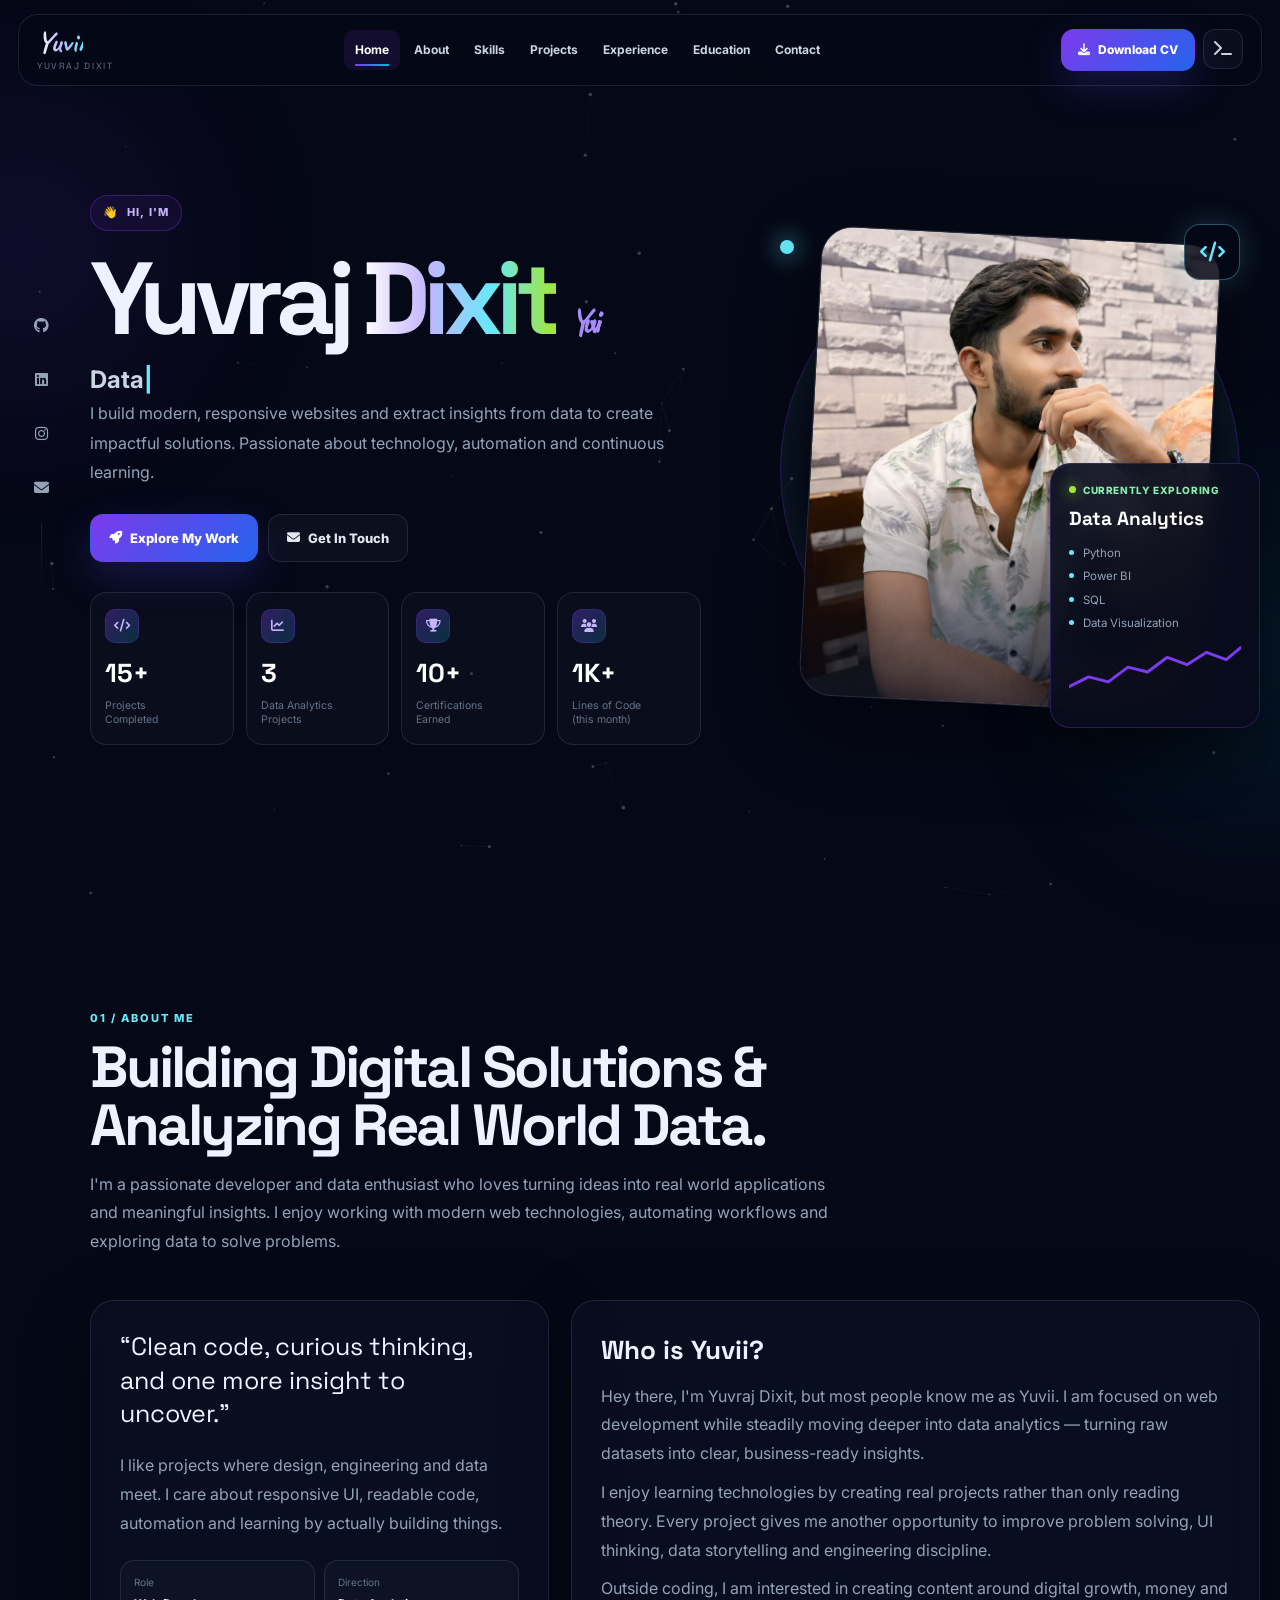
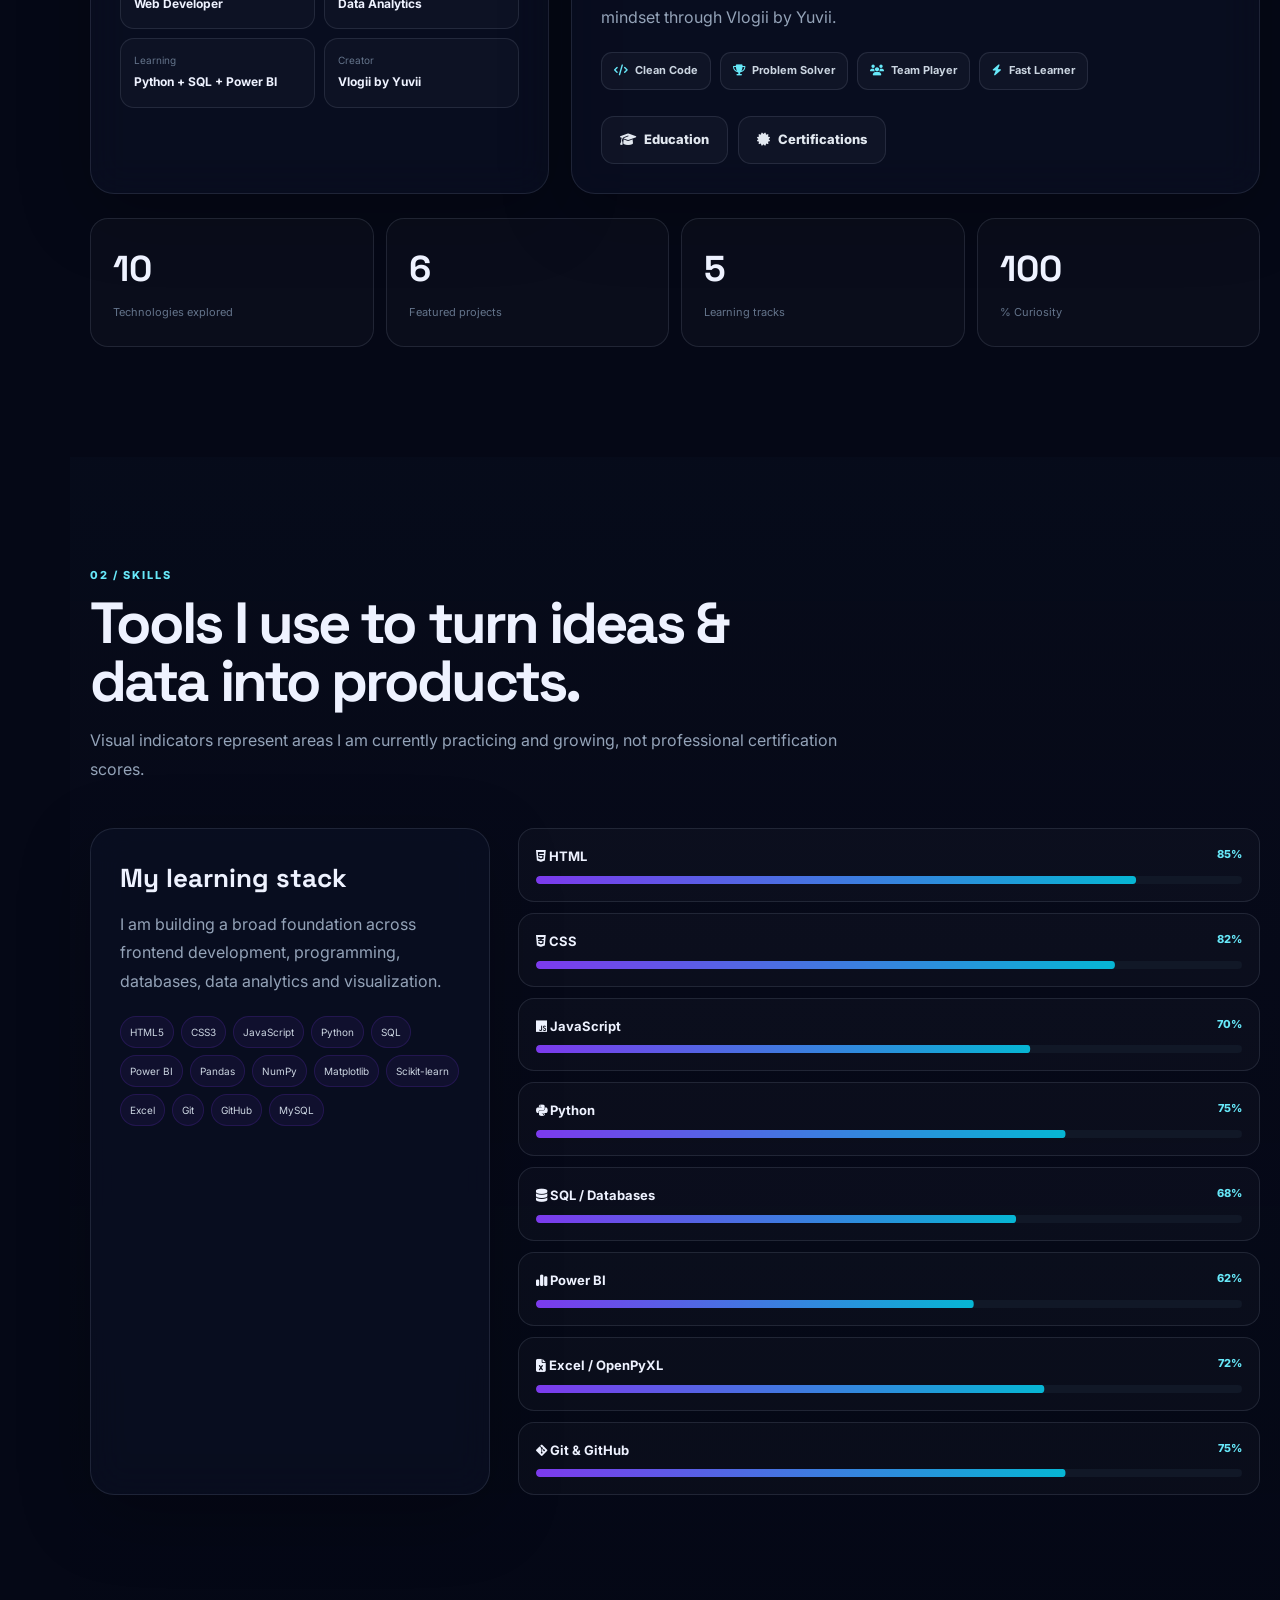
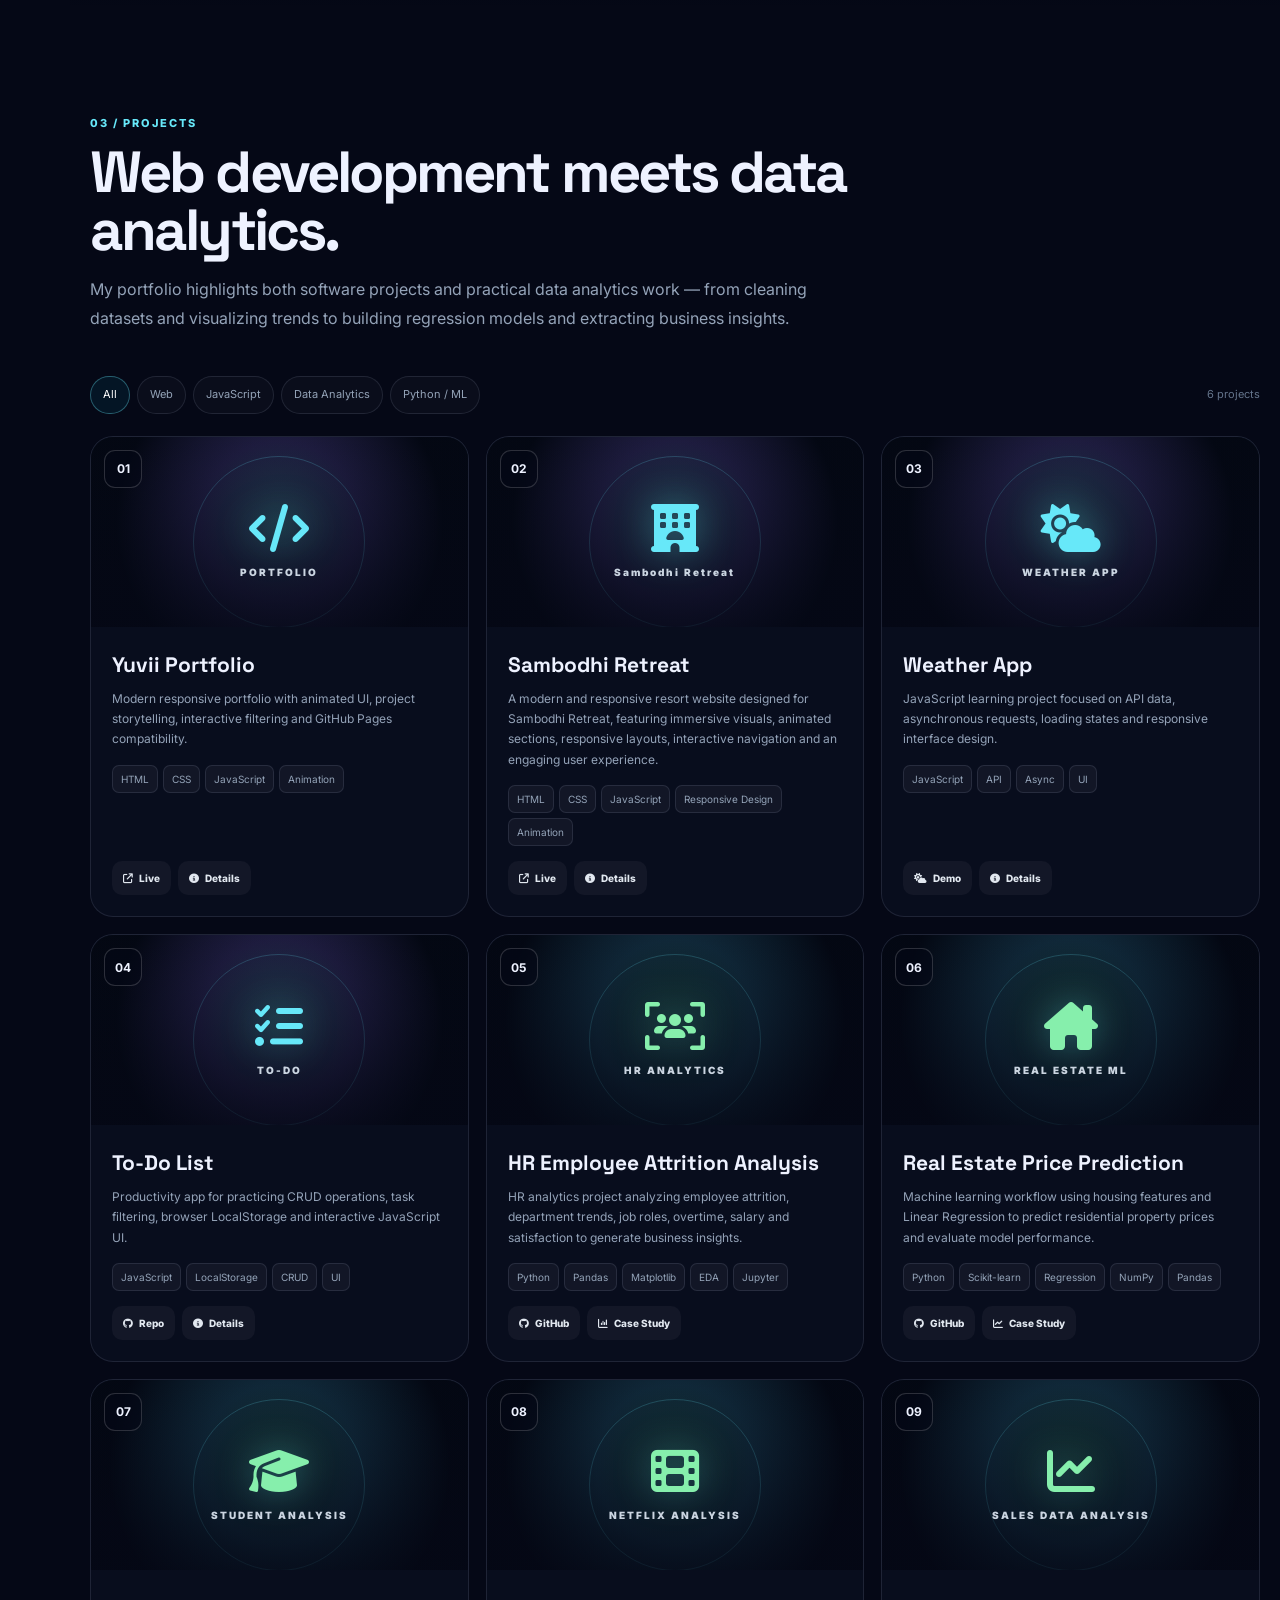
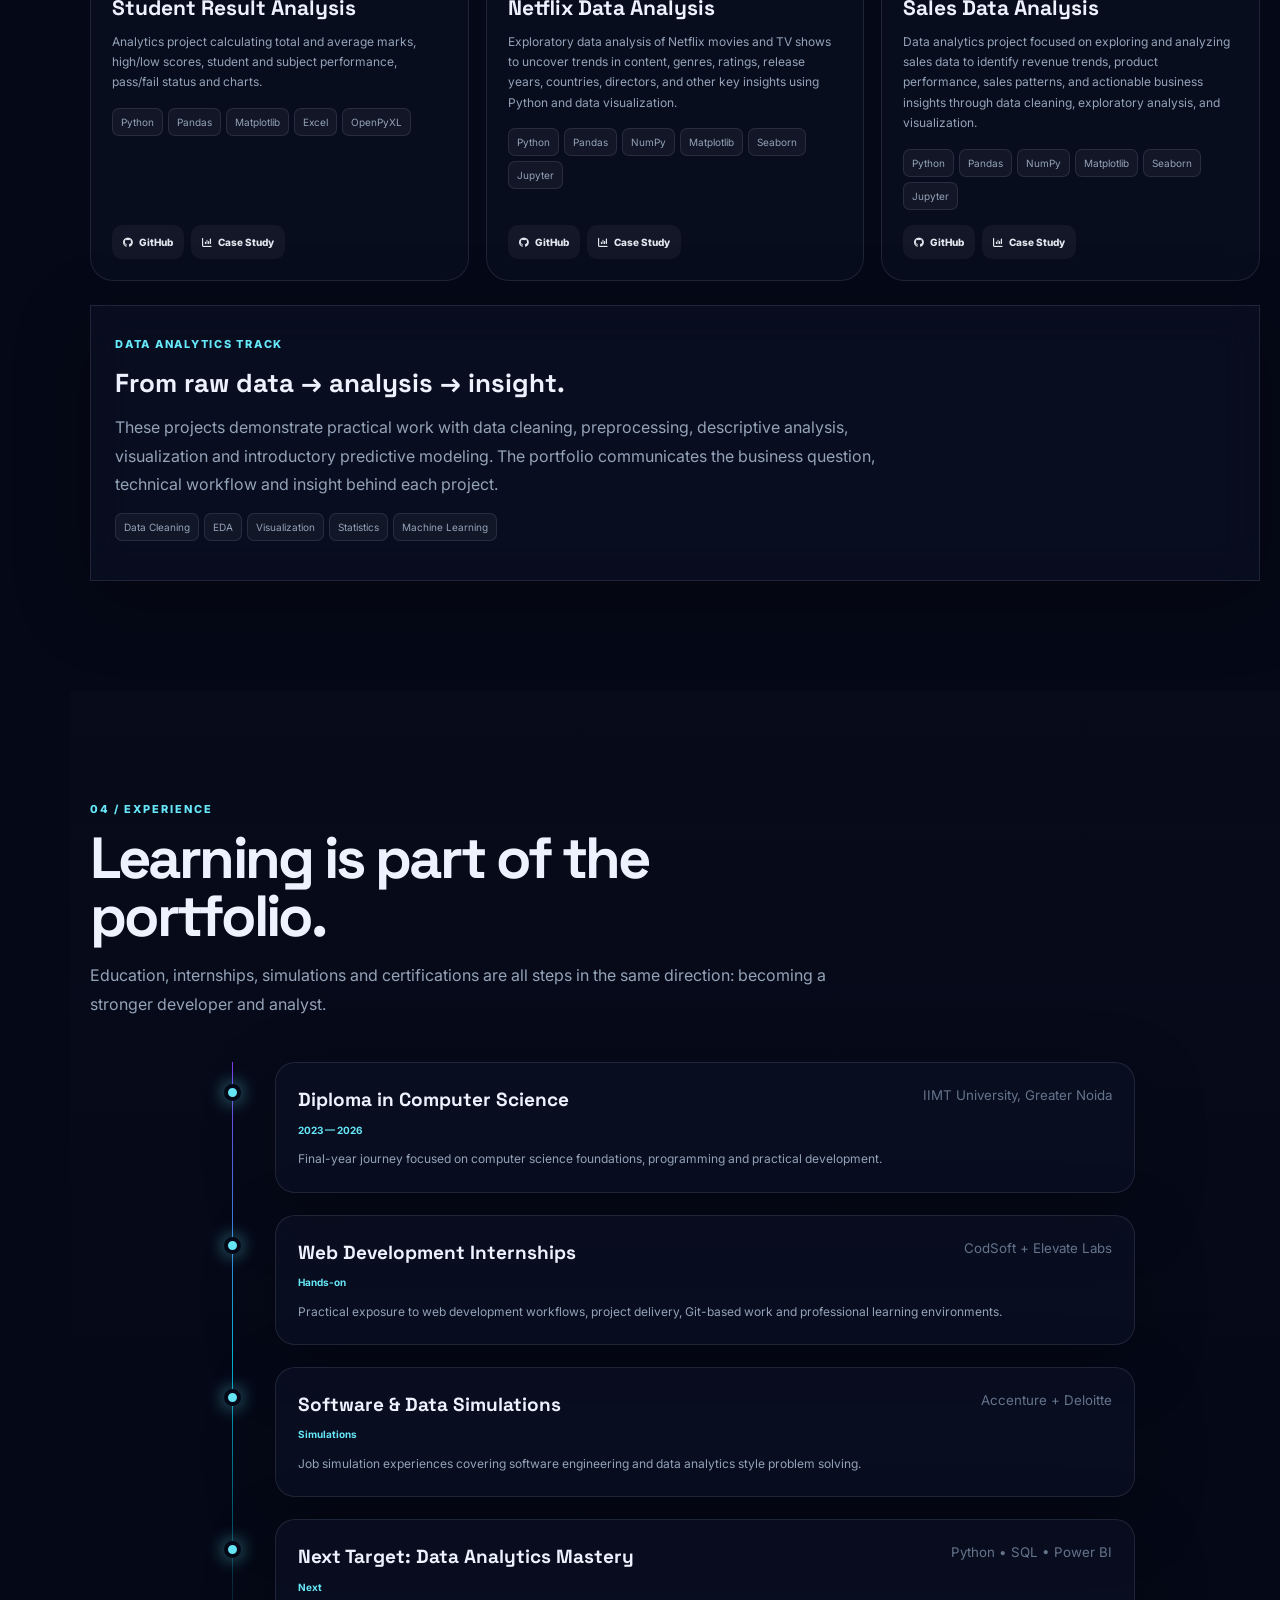
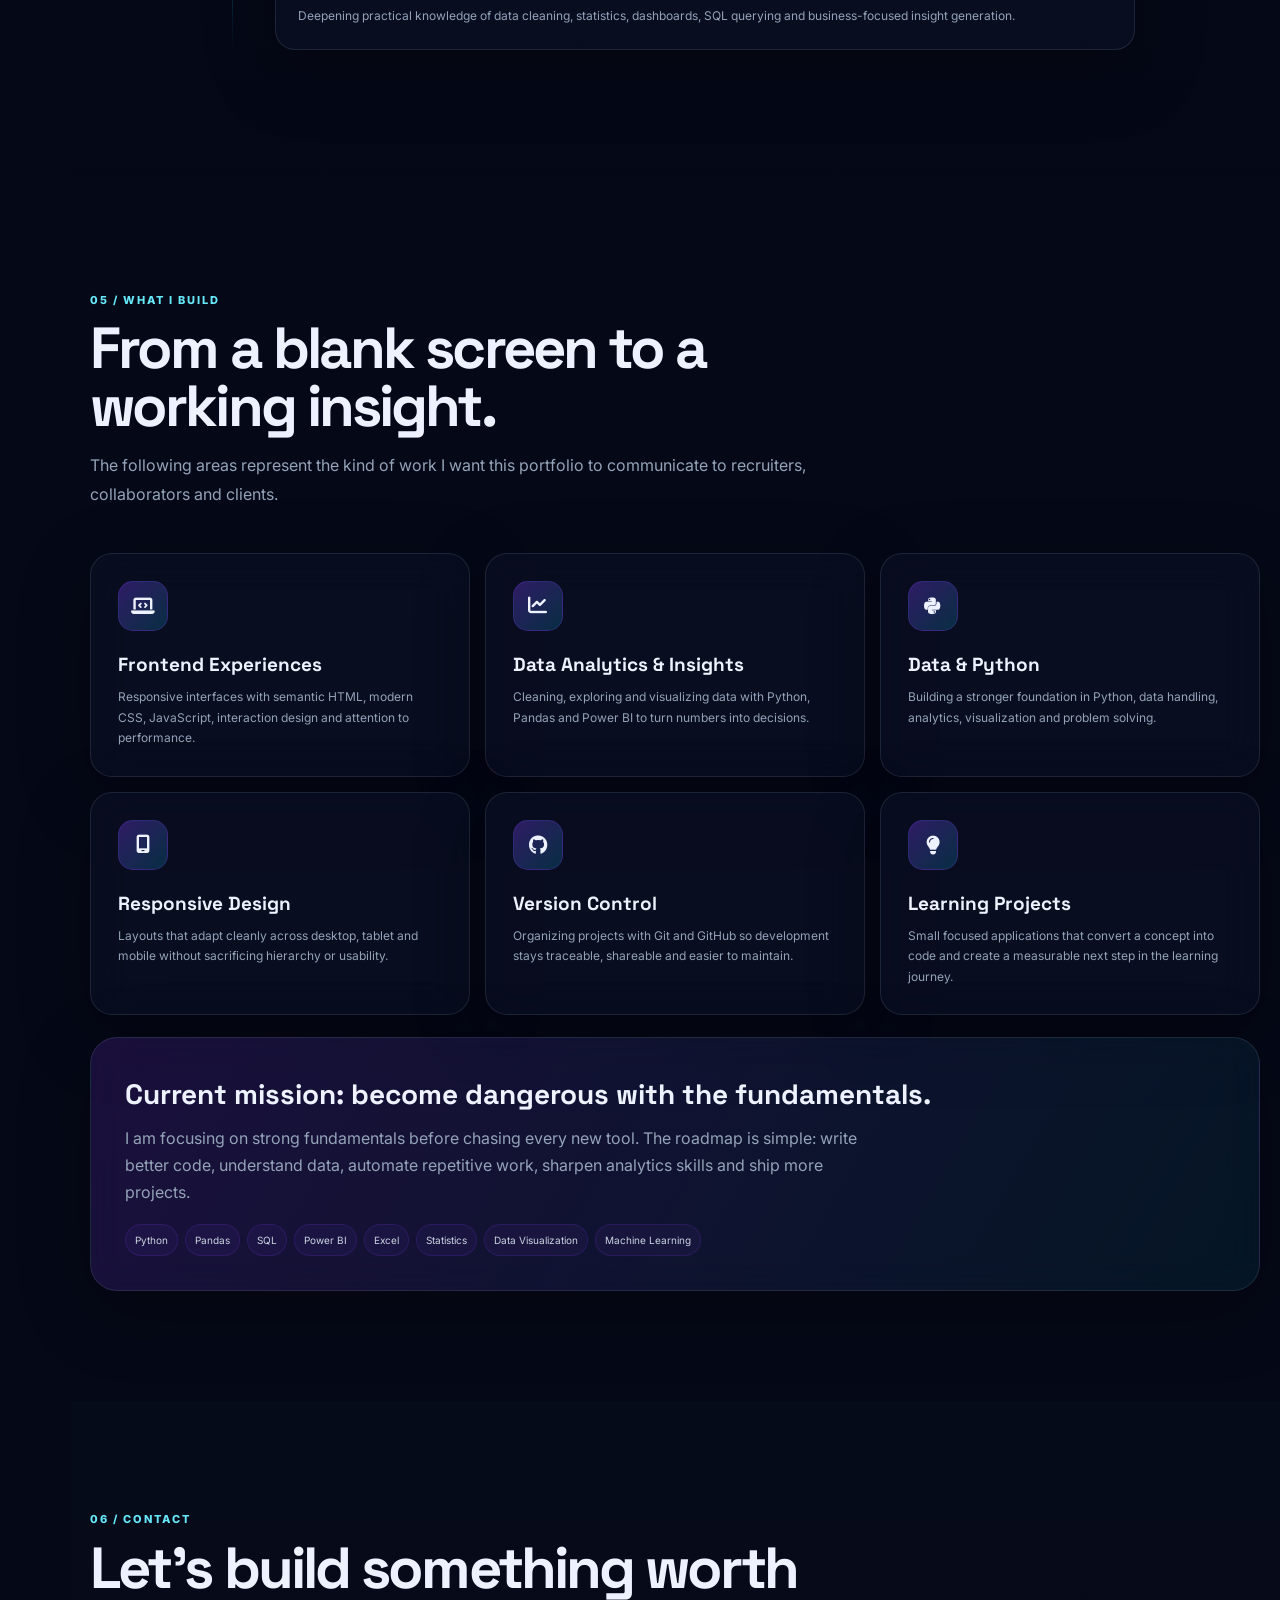
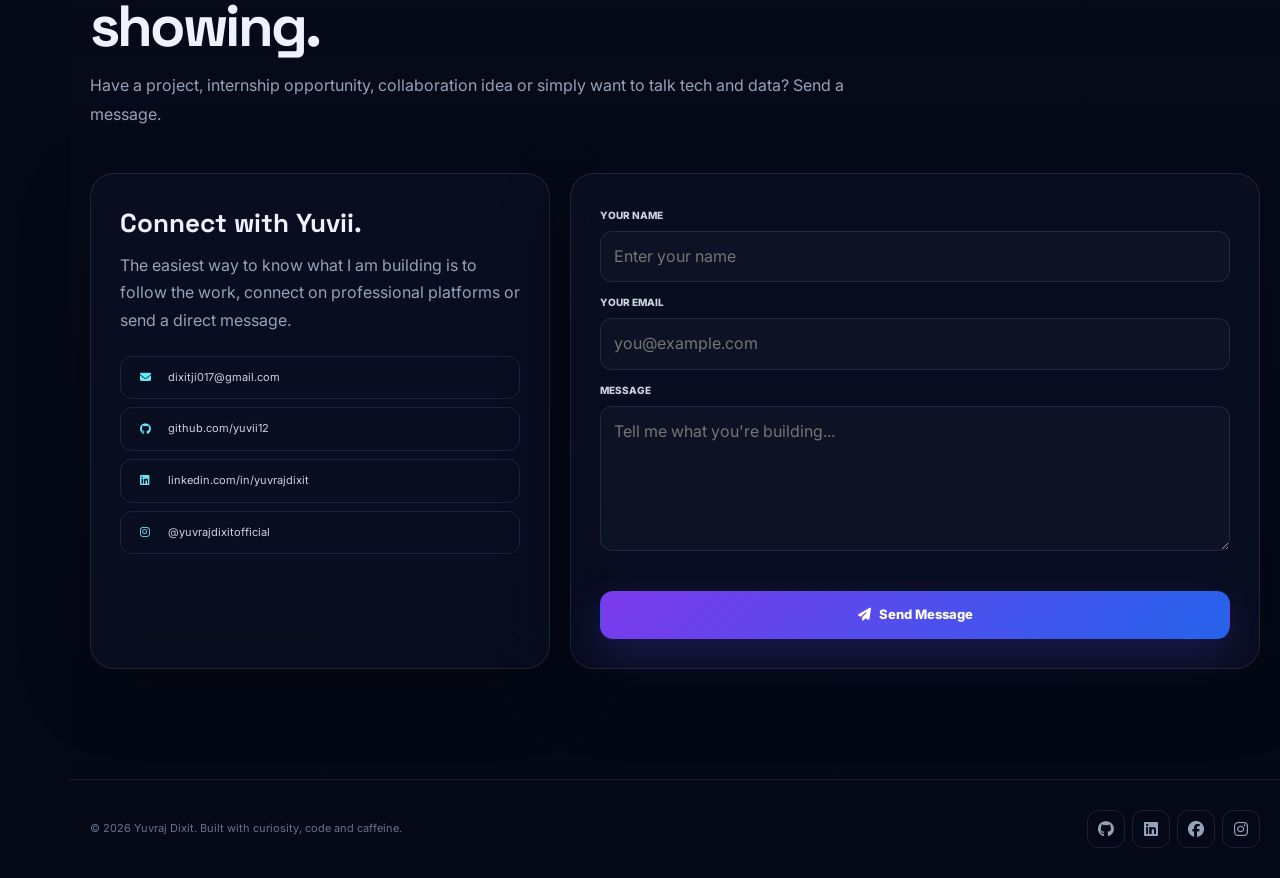
<file: index.html>
<!DOCTYPE html>
<html lang="en">
<head>
<meta charset="UTF-8">
<meta name="viewport" content="width=device-width, initial-scale=1.0">
<meta name="description" content="Yuvraj Dixit — Web Developer and Data Analyst.">
<meta name="author" content="Yuvraj Dixit">
<meta name="keywords" content="Yuvraj Dixit, Yuvii, Web Developer, Data Analyst, Python, Power BI, SQL, JavaScript, GitHub">
<meta name="robots" content="index, follow">
<meta name="theme-color" content="#050816">
<meta property="og:title" content="Yuvraj Dixit | Digital Portfolio">
<meta property="og:description" content="Web development and Data Analytics projects.">
<meta property="og:type" content="website">
<title>Yuvraj Dixit | Web Developer × Data Analyst</title>
<link rel="preconnect" href="https://fonts.googleapis.com">
<link rel="preconnect" href="https://fonts.gstatic.com" crossorigin>
<link href="https://fonts.googleapis.com/css2?family=Inter:wght@400;500;600;700;800&family=Space+Grotesk:wght@400;500;600;700&family=Caveat:wght@500;700&display=swap" rel="stylesheet">
<link rel="stylesheet" href="https://cdnjs.cloudflare.com/ajax/libs/font-awesome/6.5.0/css/all.min.css">
<link rel="icon" type="image/png" href="favicon.png">
<link rel="stylesheet" href="style.css">
</head>
<body>
<a class="skip-link" href="#main-content">Skip to content</a>
<div class="progress" id="progress"></div>
<canvas id="particles" aria-hidden="true"></canvas>
<div class="orb orb-a" aria-hidden="true"></div>
<div class="orb orb-b" aria-hidden="true"></div>

<aside class="side-rail" aria-label="Social links">
  <a href="https://github.com/yuvii12" target="_blank" rel="noopener" aria-label="GitHub"><i class="fa-brands fa-github"></i></a>
  <a href="https://linkedin.com/in/yuvrajdixit" target="_blank" rel="noopener" aria-label="LinkedIn"><i class="fa-brands fa-linkedin"></i></a>
  <a href="https://www.instagram.com/yuvrajdixitofficial/" target="_blank" rel="noopener" aria-label="Instagram"><i class="fa-brands fa-instagram"></i></a>
  <a href="mailto:dixitji017@gmail.com" aria-label="Email"><i class="fa-solid fa-envelope"></i></a>
  <span class="rail-line" aria-hidden="true"></span>
</aside>

<header class="header" id="header">
  <div class="nav-wrap">
    <a class="brand" href="#home" aria-label="Yuvraj Dixit home">
      <span class="brand-signature">Yuvii</span>
      <small>YUVRAJ DIXIT</small>
    </a>
    <nav class="nav" id="nav" aria-label="Primary navigation">
      <a href="#home" class="active">Home</a>
      <a href="#about">About</a>
      <a href="#skills">Skills</a>
      <a href="#projects">Projects</a>
      <a href="#experience">Experience</a>
      <a href="education.html">Education</a>
      <a href="#contact">Contact</a>
    </nav>
    <div class="nav-actions">
      <a class="btn primary btn-cv" href="images/Yuvraj_Dixit_resume.pdf" download><i class="fa-solid fa-download"></i> Download CV</a>
      <button class="icon-btn" id="commandBtn" aria-label="Open command palette">
        <i class="fa-solid fa-terminal"></i>
      </button>
      <button class="icon-btn menu-btn" id="menuBtn" aria-label="Open menu" aria-expanded="false">
        <i class="fa-solid fa-bars"></i>
      </button>
    </div>
  </div>
</header>

<main id="main-content">

<section class="hero section" id="home">
  <div class="container hero-grid">
    <div class="hero-copy reveal">
      <span class="eyebrow"><span class="wave">👋</span> Hi, I'm</span>
      <h1>Yuvraj<br><span class="gradient">Dixit</span> <span class="hero-signature">Yuvii</span></h1>
      <p class="typing-line"><span id="typed">Web Developer</span><span class="cursor">|</span></p>
      <p class="hero-text">
        I build modern, responsive websites and extract insights from data
        to create impactful solutions. Passionate about technology,
        automation and continuous learning.
      </p>
      <div class="actions">
        <a class="btn primary" href="#projects"><i class="fa-solid fa-rocket"></i> Explore My Work</a>
        <a class="btn secondary" href="#contact"><i class="fa-solid fa-envelope"></i> Get In Touch</a>
      </div>
      <div class="hero-stats">
        <div><span class="hs-icon"><i class="fa-solid fa-code"></i></span><span class="hs-num"><strong data-count="15">0</strong>+</span><small>Projects<br>Completed</small></div>
        <div><span class="hs-icon"><i class="fa-solid fa-chart-line"></i></span><span class="hs-num"><strong data-count="3">0</strong></span><small>Data Analytics<br>Projects</small></div>
        <div><span class="hs-icon"><i class="fa-solid fa-trophy"></i></span><span class="hs-num"><strong data-count="10">0</strong>+</span><small>Certifications<br>Earned</small></div>
        <div><span class="hs-icon"><i class="fa-solid fa-users"></i></span><span class="hs-num"><strong data-count="1" data-display="1K">0</strong>+</span><small>Lines of Code<br>(this month)</small></div>
      </div>
    </div>

    <div class="hero-art reveal">
      <div class="profile-orbit"></div>
      <div class="profile-card" id="profileCard">
        <img src="images/1stpicture.jpg" alt="Yuvraj Dixit" loading="eager">
        <div class="profile-overlay"></div>
      </div>
      <div class="code-badge"><i class="fa-solid fa-code"></i></div>
      <div class="explore-card float-card">
        <div class="explore-top"><span class="status-dot"></span> Currently Exploring</div>
        <strong>Data Analytics</strong>
        <ul>
          <li>Python</li>
          <li>Power BI</li>
          <li>SQL</li>
          <li>Data Visualization</li>
        </ul>
        <svg class="explore-chart" viewBox="0 0 140 46" aria-hidden="true">
          <polyline points="0,34 16,26 32,30 48,18 64,22 80,10 96,16 112,6 128,12 140,2" fill="none" stroke="url(#sparkGrad)" stroke-width="2.4" stroke-linecap="round" stroke-linejoin="round"/>
          <defs><linearGradient id="sparkGrad" x1="0" y1="0" x2="140" y2="0"><stop offset="0" stop-color="#7c3aed"/><stop offset="1" stop-color="#67e8f9"/></linearGradient></defs>
        </svg>
      </div>
    </div>
  </div>
</section>

<section class="section" id="about">
  <div class="container">
    <div class="heading reveal">
      <span>01 / ABOUT ME</span>
      <h2>Building Digital Solutions &amp; Analyzing Real World Data.</h2>
      <p>I'm a passionate developer and data enthusiast who loves turning ideas into real world applications and meaningful insights. I enjoy working with modern web technologies, automating workflows and exploring data to solve problems.</p>
    </div>
    <div class="about-grid">
      <article class="glass quote-card reveal">
        <div>
          <div class="quote">“Clean code, curious thinking, and one more insight to uncover.”</div>
          <p>I like projects where design, engineering and data meet. I care about responsive UI, readable code, automation and learning by actually building things.</p>
        </div>
        <div class="facts">
          <div><small>Role</small><strong>Web Developer</strong></div>
          <div><small>Direction</small><strong>Data Analytics</strong></div>
          <div><small>Learning</small><strong>Python + SQL + Power BI</strong></div>
          <div><small>Creator</small><strong>Vlogii by Yuvii</strong></div>
        </div>
      </article>
      <article class="glass about-copy reveal">
        <h3>Who is Yuvii?</h3>
        <p>Hey there, I'm Yuvraj Dixit, but most people know me as Yuvii. I am focused on web development while steadily moving deeper into data analytics — turning raw datasets into clear, business-ready insights.</p>
        <p>I enjoy learning technologies by creating real projects rather than only reading theory. Every project gives me another opportunity to improve problem solving, UI thinking, data storytelling and engineering discipline.</p>
        <p>Outside coding, I am interested in creating content around digital growth, money and mindset through Vlogii by Yuvii.</p>
        <div class="about-badges">
          <span><i class="fa-solid fa-code"></i> Clean Code</span>
          <span><i class="fa-solid fa-trophy"></i> Problem Solver</span>
          <span><i class="fa-solid fa-users"></i> Team Player</span>
          <span><i class="fa-solid fa-bolt"></i> Fast Learner</span>
        </div>
        <div class="actions">
          <a class="btn secondary" href="education.html"><i class="fa-solid fa-graduation-cap"></i> Education</a>
          <a class="btn secondary" href="certificates.html"><i class="fa-solid fa-certificate"></i> Certifications</a>
        </div>
      </article>
    </div>
    <div class="metrics reveal">
      <div><strong data-count="10">0</strong><span>Technologies explored</span></div>
      <div><strong data-count="6">0</strong><span>Featured projects</span></div>
      <div><strong data-count="5">0</strong><span>Learning tracks</span></div>
      <div><strong data-count="100">0</strong><span>% Curiosity</span></div>
    </div>
  </div>
</section>

<section class="section alt" id="skills">
  <div class="container">
    <div class="heading reveal">
      <span>02 / SKILLS</span>
      <h2>Tools I use to turn ideas &amp; data into products.</h2>
      <p>Visual indicators represent areas I am currently practicing and growing, not professional certification scores.</p>
    </div>
    <div class="skills-grid">
      <aside class="glass skill-intro reveal">
        <h3>My learning stack</h3>
        <p>I am building a broad foundation across frontend development, programming, databases, data analytics and visualization.</p>
        <div class="pills">
          <span>HTML5</span><span>CSS3</span><span>JavaScript</span><span>Python</span>
          <span>SQL</span><span>Power BI</span><span>Pandas</span><span>NumPy</span>
          <span>Matplotlib</span><span>Scikit-learn</span><span>Excel</span><span>Git</span>
          <span>GitHub</span><span>MySQL</span>
        </div>
      </aside>
      <div class="skill-list stagger reveal">
        <div class="skill-row">
          <div class="skill-top"><strong><i class="fa-brands fa-html5"></i> HTML</strong><span>85%</span></div>
          <div class="track"><div class="fill" style="--level:0.85"></div></div>
        </div>
        <div class="skill-row">
          <div class="skill-top"><strong><i class="fa-brands fa-css3-alt"></i> CSS</strong><span>82%</span></div>
          <div class="track"><div class="fill" style="--level:0.82"></div></div>
        </div>
        <div class="skill-row">
          <div class="skill-top"><strong><i class="fa-brands fa-js"></i> JavaScript</strong><span>70%</span></div>
          <div class="track"><div class="fill" style="--level:0.7"></div></div>
        </div>
        <div class="skill-row">
          <div class="skill-top"><strong><i class="fa-brands fa-python"></i> Python</strong><span>75%</span></div>
          <div class="track"><div class="fill" style="--level:0.75"></div></div>
        </div>
        <div class="skill-row">
          <div class="skill-top"><strong><i class="fa-solid fa-database"></i> SQL / Databases</strong><span>68%</span></div>
          <div class="track"><div class="fill" style="--level:0.68"></div></div>
        </div>
        <div class="skill-row">
          <div class="skill-top"><strong><i class="fa-solid fa-chart-simple"></i> Power BI</strong><span>62%</span></div>
          <div class="track"><div class="fill" style="--level:0.62"></div></div>
        </div>
        <div class="skill-row">
          <div class="skill-top"><strong><i class="fa-solid fa-file-excel"></i> Excel / OpenPyXL</strong><span>72%</span></div>
          <div class="track"><div class="fill" style="--level:0.72"></div></div>
        </div>
        <div class="skill-row">
          <div class="skill-top"><strong><i class="fa-brands fa-git-alt"></i> Git &amp; GitHub</strong><span>75%</span></div>
          <div class="track"><div class="fill" style="--level:0.75"></div></div>
        </div>
      </div>
    </div>
  </div>
</section>

<section class="section" id="projects">
  <div class="container">
    <div class="heading reveal">
      <span>03 / PROJECTS</span>
      <h2>Web development meets data analytics.</h2>
      <p>My portfolio highlights both software projects and practical data analytics work — from cleaning datasets and visualizing trends to building regression models and extracting business insights.</p>
    </div>
    <div class="project-toolbar reveal">
      <div class="filters" id="filters">
        <button class="filter active" data-filter="all">All</button><button class="filter" data-filter="web">Web</button><button class="filter" data-filter="javascript">JavaScript</button><button class="filter" data-filter="analytics">Data Analytics</button><button class="filter" data-filter="python">Python / ML</button>
      </div><span id="projectCount">6 projects</span>
    </div>
    <div class="projects stagger reveal" id="projectsGrid">
      <article class="project project-item" data-category="web"><div class="project-image"><b>01</b><div class="project-visual"><i class="fa-solid fa-code"></i><span>PORTFOLIO</span></div></div><div class="project-body"><h3>Yuvii Portfolio</h3><p>Modern responsive portfolio with animated UI, project storytelling, interactive filtering and GitHub Pages compatibility.</p><div class="tags"><span>HTML</span><span>CSS</span><span>JavaScript</span><span>Animation</span></div><div class="project-actions"><a href="https://yuvii12.github.io/Portfolio-website/" target="_blank" rel="noopener"><i class="fa-solid fa-arrow-up-right-from-square"></i> Live</a><button class="details" data-project="portfolio"><i class="fa-solid fa-circle-info"></i> Details</button></div></div></article>
      <article class="project project-item" data-category="web">

    <div class="project-image">
        <b>02</b>

        <div class="project-visual">
            <i class="fa-solid fa-hotel"></i>
            <span>Sambodhi Retreat</span>
        </div>
    </div>

    <div class="project-body">

        <h3>Sambodhi Retreat</h3>

        <p>
            A modern and responsive resort website designed for Sambodhi Retreat,
            featuring immersive visuals, animated sections, responsive layouts,
            interactive navigation and an engaging user experience.
        </p>

        <div class="tags">
            <span>HTML</span>
            <span>CSS</span>
            <span>JavaScript</span>
            <span>Responsive Design</span>
            <span>Animation</span>
        </div>

        <div class="project-actions">

            <a
                href="https://www.sambodhiretreat.org/"
                target="_blank"
                rel="noopener noreferrer"
            >
                <i class="fa-solid fa-arrow-up-right-from-square"></i>
                Live
            </a>

            <button
                class="details"
                data-project="sambodhi-retreat"
            >
                <i class="fa-solid fa-circle-info"></i>
                Details
            </button>

        </div>

    </div>

</article>
      <article class="project project-item" data-category="javascript"><div class="project-image"><b>03</b><div class="project-visual"><i class="fa-solid fa-cloud-sun"></i><span>WEATHER APP</span></div></div><div class="project-body"><h3>Weather App</h3><p>JavaScript learning project focused on API data, asynchronous requests, loading states and responsive interface design.</p><div class="tags"><span>JavaScript</span><span>API</span><span>Async</span><span>UI</span></div><div class="project-actions"><a href="#" class="placeholder-link"><i class="fa-solid fa-cloud-sun"></i> Demo</a><button class="details" data-project="weather"><i class="fa-solid fa-circle-info"></i> Details</button></div></div></article>
      <article class="project project-item" data-category="javascript"><div class="project-image"><b>04</b><div class="project-visual"><i class="fa-solid fa-list-check"></i><span>TO-DO</span></div></div><div class="project-body"><h3>To-Do List</h3><p>Productivity app for practicing CRUD operations, task filtering, browser LocalStorage and interactive JavaScript UI.</p><div class="tags"><span>JavaScript</span><span>LocalStorage</span><span>CRUD</span><span>UI</span></div><div class="project-actions"><a href="#" class="placeholder-link"><i class="fa-brands fa-github"></i> Repo</a><button class="details" data-project="todo"><i class="fa-solid fa-circle-info"></i> Details</button></div></div></article>
      <article class="project project-item" data-category="analytics"><div class="project-image"><b>05</b><div class="project-visual analytics-visual"><i class="fa-solid fa-users-viewfinder"></i><span>HR ANALYTICS</span></div></div><div class="project-body"><h3>HR Employee Attrition Analysis</h3><p>HR analytics project analyzing employee attrition, department trends, job roles, overtime, salary and satisfaction to generate business insights.</p><div class="tags"><span>Python</span><span>Pandas</span><span>Matplotlib</span><span>EDA</span><span>Jupyter</span></div><div class="project-actions"><a href="https://github.com/yuvii12/HR_Employee_Attrition_Analyasis" target="_blank" rel="noopener"><i class="fa-brands fa-github"></i> GitHub</a><button class="details" data-project="hr"><i class="fa-solid fa-chart-column"></i> Case Study</button></div></div></article>
      <article class="project project-item" data-category="python"><div class="project-image"><b>06</b><div class="project-visual analytics-visual"><i class="fa-solid fa-house-chimney"></i><span>REAL ESTATE ML</span></div></div><div class="project-body"><h3>Real Estate Price Prediction</h3><p>Machine learning workflow using housing features and Linear Regression to predict residential property prices and evaluate model performance.</p><div class="tags"><span>Python</span><span>Scikit-learn</span><span>Regression</span><span>NumPy</span><span>Pandas</span></div><div class="project-actions"><a href="https://github.com/yuvii12/RealEstatePricePrediction" target="_blank" rel="noopener"><i class="fa-brands fa-github"></i> GitHub</a><button class="details" data-project="realestate"><i class="fa-solid fa-chart-line"></i> Case Study</button></div></div></article>
      <article class="project project-item" data-category="analytics"><div class="project-image"><b>07</b><div class="project-visual analytics-visual"><i class="fa-solid fa-graduation-cap"></i><span>STUDENT ANALYSIS</span></div></div><div class="project-body"><h3>Student Result Analysis</h3><p>Analytics project calculating total and average marks, high/low scores, student and subject performance, pass/fail status and charts.</p><div class="tags"><span>Python</span><span>Pandas</span><span>Matplotlib</span><span>Excel</span><span>OpenPyXL</span></div><div class="project-actions"><a href="https://github.com/yuvii12/Student-Result-Analysis" target="_blank" rel="noopener"><i class="fa-brands fa-github"></i> GitHub</a><button class="details" data-project="student"><i class="fa-solid fa-chart-column"></i> Case Study</button></div></div></article>

      <article class="project project-item" data-category="analytics">
    <div class="project-image">
        <b>08</b>
        <div class="project-visual analytics-visual">
            <i class="fa-solid fa-film"></i>
            <span>NETFLIX ANALYSIS</span>
        </div>
    </div>

    <div class="project-body">
        <h3>Netflix Data Analysis</h3>

        <p>
            Exploratory data analysis of Netflix movies and TV shows to uncover
            trends in content, genres, ratings, release years, countries,
            directors, and other key insights using Python and data
            visualization.
        </p>

        <div class="tags">
            <span>Python</span>
            <span>Pandas</span>
            <span>NumPy</span>
            <span>Matplotlib</span>
            <span>Seaborn</span>
            <span>Jupyter</span>
        </div>

        <div class="project-actions">
            <a
                href="https://github.com/yuvii12/netflix-data-analysis"
                target="_blank"
                rel="noopener"
            >
                <i class="fa-brands fa-github"></i> GitHub
            </a>

            <button class="details" data-project="netflix">
                <i class="fa-solid fa-chart-column"></i> Case Study
            </button>
        </div>
    </div>
</article>

<article class="project project-item" data-category="analytics">
    <div class="project-image">
        <b>09</b>

        <div class="project-visual analytics-visual">
            <i class="fa-solid fa-chart-line"></i>
            <span>SALES DATA ANALYSIS</span>
        </div>
    </div>

    <div class="project-body">
        <h3>Sales Data Analysis</h3>

        <p>
            Data analytics project focused on exploring and analyzing sales
            data to identify revenue trends, product performance, sales patterns,
            and actionable business insights through data cleaning,
            exploratory analysis, and visualization.
        </p>

        <div class="tags">
            <span>Python</span>
            <span>Pandas</span>
            <span>NumPy</span>
            <span>Matplotlib</span>
            <span>Seaborn</span>
            <span>Jupyter</span>
        </div>

        <div class="project-actions">
            <a
                href="https://github.com/yuvii12/sales_data_analysis"
                target="_blank"
                rel="noopener"
            >
                <i class="fa-brands fa-github"></i> GitHub
            </a>

            <button class="details" data-project="sales">
                <i class="fa-solid fa-chart-column"></i> Case Study
            </button>
        </div>
    </div>
</article>



    </div>
    <div class="glass analytics-highlight reveal" style="margin-top:24px;padding:24px;"><span style="color:#67e8f9;font-size:11px;font-weight:800;letter-spacing:.16em;">DATA ANALYTICS TRACK</span><h3 style="font-family:'Space Grotesk';font-size:26px;margin-top:8px;">From raw data → analysis → insight.</h3><p style="color:#94a3b8;line-height:1.8;max-width:800px;margin-top:8px;">These projects demonstrate practical work with data cleaning, preprocessing, descriptive analysis, visualization and introductory predictive modeling. The portfolio communicates the business question, technical workflow and insight behind each project.</p><div class="tags" style="margin-top:14px;"><span>Data Cleaning</span><span>EDA</span><span>Visualization</span><span>Statistics</span><span>Machine Learning</span></div></div>
  </div>
</section>

<section class="section alt" id="experience">
  <div class="container">
    <div class="heading reveal">
      <span>04 / EXPERIENCE</span>
      <h2>Learning is part of the portfolio.</h2>
      <p>Education, internships, simulations and certifications are all steps in the same direction: becoming a stronger developer and analyst.</p>
    </div>
    <div class="timeline stagger reveal">
      <article class="timeline-item"><i></i><div class="glass timeline-card"><div><h3>Diploma in Computer Science</h3><small>IIMT University, Greater Noida</small></div><b>2023 — 2026</b><p>Final-year journey focused on computer science foundations, programming and practical development.</p></div></article>
      <article class="timeline-item"><i></i><div class="glass timeline-card"><div><h3>Web Development Internships</h3><small>CodSoft + Elevate Labs</small></div><b>Hands-on</b><p>Practical exposure to web development workflows, project delivery, Git-based work and professional learning environments.</p></div></article>
      <article class="timeline-item"><i></i><div class="glass timeline-card"><div><h3>Software &amp; Data Simulations</h3><small>Accenture + Deloitte</small></div><b>Simulations</b><p>Job simulation experiences covering software engineering and data analytics style problem solving.</p></div></article>
      <article class="timeline-item"><i></i><div class="glass timeline-card"><div><h3>Next Target: Data Analytics Mastery</h3><small>Python • SQL • Power BI</small></div><b>Next</b><p>Deepening practical knowledge of data cleaning, statistics, dashboards, SQL querying and business-focused insight generation.</p></div></article>
    </div>
  </div>
</section>

<section class="section" id="services">
  <div class="container">
    <div class="heading reveal">
      <span>05 / WHAT I BUILD</span>
      <h2>From a blank screen to a working insight.</h2>
      <p>The following areas represent the kind of work I want this portfolio to communicate to recruiters, collaborators and clients.</p>
    </div>
    <div class="services stagger reveal">
      <article class="glass service"><div class="service-icon"><i class="fa-solid fa-laptop-code"></i></div><h3>Frontend Experiences</h3><p>Responsive interfaces with semantic HTML, modern CSS, JavaScript, interaction design and attention to performance.</p></article>
      <article class="glass service"><div class="service-icon"><i class="fa-solid fa-chart-line"></i></div><h3>Data Analytics &amp; Insights</h3><p>Cleaning, exploring and visualizing data with Python, Pandas and Power BI to turn numbers into decisions.</p></article>
      <article class="glass service"><div class="service-icon"><i class="fa-brands fa-python"></i></div><h3>Data &amp; Python</h3><p>Building a stronger foundation in Python, data handling, analytics, visualization and problem solving.</p></article>
      <article class="glass service"><div class="service-icon"><i class="fa-solid fa-mobile-screen"></i></div><h3>Responsive Design</h3><p>Layouts that adapt cleanly across desktop, tablet and mobile without sacrificing hierarchy or usability.</p></article>
      <article class="glass service"><div class="service-icon"><i class="fa-brands fa-github"></i></div><h3>Version Control</h3><p>Organizing projects with Git and GitHub so development stays traceable, shareable and easier to maintain.</p></article>
      <article class="glass service"><div class="service-icon"><i class="fa-solid fa-lightbulb"></i></div><h3>Learning Projects</h3><p>Small focused applications that convert a concept into code and create a measurable next step in the learning journey.</p></article>
    </div>
    <div class="career glass reveal">
      <h3>Current mission: become dangerous with the fundamentals.</h3>
      <p>I am focusing on strong fundamentals before chasing every new tool. The roadmap is simple: write better code, understand data, automate repetitive work, sharpen analytics skills and ship more projects.</p>
      <div class="career-tags"><span>Python</span><span>Pandas</span><span>SQL</span><span>Power BI</span><span>Excel</span><span>Statistics</span><span>Data Visualization</span><span>Machine Learning</span></div>
    </div>
  </div>
</section>

<section class="section alt" id="contact">
  <div class="container">
    <div class="heading reveal">
      <span>06 / CONTACT</span>
      <h2>Let's build something worth showing.</h2>
      <p>Have a project, internship opportunity, collaboration idea or simply want to talk tech and data? Send a message.</p>
    </div>
    <div class="contact-grid">
      <article class="glass contact-card reveal">
        <h3>Connect with Yuvii.</h3>
        <p>The easiest way to know what I am building is to follow the work, connect on professional platforms or send a direct message.</p>
        <div class="contact-list">
          <a href="mailto:dixitji017@gmail.com"><i class="fa-solid fa-envelope"></i> dixitji017@gmail.com</a>
          <a href="https://github.com/yuvii12" target="_blank" rel="noopener"><i class="fa-brands fa-github"></i> github.com/yuvii12</a>
          <a href="https://linkedin.com/in/yuvrajdixit" target="_blank" rel="noopener"><i class="fa-brands fa-linkedin"></i> linkedin.com/in/yuvrajdixit</a>
          <a href="https://www.instagram.com/yuvrajdixitofficial/" target="_blank" rel="noopener"><i class="fa-brands fa-instagram"></i> @yuvrajdixitofficial</a>
        </div>
      </article>
      <article class="glass contact-card reveal">
        <form action="https://formspree.io/f/myzjgrvb" method="POST" id="contactForm">
          <label for="name">YOUR NAME</label>
          <input id="name" name="name" type="text" placeholder="Enter your name" required>
          <label for="email">YOUR EMAIL</label>
          <input id="email" name="email" type="email" placeholder="you@example.com" required>
          <label for="message">MESSAGE</label>
          <textarea id="message" name="message" placeholder="Tell me what you're building..." required></textarea>
          <p id="formStatus" class="status" aria-live="polite"></p>
          <button class="btn primary" type="submit"><i class="fa-solid fa-paper-plane"></i> Send Message</button>
        </form>
      </article>
    </div>
  </div>
</section>

</main>

<footer class="footer">
  <div class="container footer-inner">
    <p>© <span id="year"></span> Yuvraj Dixit. Built with curiosity, code and caffeine.</p>
    <div class="socials">
      <a href="https://github.com/yuvii12" target="_blank" rel="noopener" aria-label="GitHub"><i class="fa-brands fa-github"></i></a>
      <a href="https://linkedin.com/in/yuvrajdixit" target="_blank" rel="noopener" aria-label="LinkedIn"><i class="fa-brands fa-linkedin"></i></a>
      <a href="https://www.facebook.com/mryuvrajdixit" target="_blank" rel="noopener" aria-label="Facebook"><i class="fa-brands fa-facebook"></i></a>
      <a href="https://www.instagram.com/yuvrajdixitofficial/" target="_blank" rel="noopener" aria-label="Instagram"><i class="fa-brands fa-instagram"></i></a>
    </div>
  </div>
</footer>

<div class="modal" id="modal">
  <div class="modal-card glass" role="dialog" aria-modal="true" aria-labelledby="modalTitle">
    <div class="modal-head"><h3 id="modalTitle">Project details</h3><button id="modalClose" aria-label="Close"><i class="fa-solid fa-xmark"></i></button></div>
    <div id="modalBody"></div>
  </div>
</div>

<div class="command" id="command">
  <div class="command-card glass">
    <input id="commandInput" type="search" placeholder="Search sections..." autocomplete="off">
    <div id="commandList">
      <button data-target="#home">Home <kbd>1</kbd></button>
      <button data-target="#about">About <kbd>2</kbd></button>
      <button data-target="#skills">Skills <kbd>3</kbd></button>
      <button data-target="#projects">Projects <kbd>4</kbd></button>
      <button data-target="#experience">Experience <kbd>5</kbd></button>
      <button data-target="#contact">Contact <kbd>6</kbd></button>
    </div>
  </div>
</div>

<div class="toast" id="toast" role="status" aria-live="polite"></div>
<button class="back-top" id="backTop" aria-label="Back to top"><i class="fa-solid fa-arrow-up"></i></button>

<script>
const $=(s,c=document)=>c.querySelector(s);
const $$=(s,c=document)=>[...c.querySelectorAll(s)];
const reduce=window.matchMedia("(prefers-reduced-motion: reduce)").matches;
const nav=$("#nav");
const menu=$("#menuBtn");
const header=$("#header");
const progress=$("#progress");
const backTop=$("#backTop");
const toast=$("#toast");

function toastMessage(text){
  toast.textContent=text;
  toast.classList.add("show");
  clearTimeout(window.toastTimer);
  window.toastTimer=setTimeout(()=>toast.classList.remove("show"),2600);
}

menu.addEventListener("click",()=>{
  const open=nav.classList.toggle("open");
  menu.setAttribute("aria-expanded",open);
  menu.innerHTML=open?'<i class="fa-solid fa-xmark"></i>':'<i class="fa-solid fa-bars"></i>';
});

$$(".nav a").forEach(a=>a.addEventListener("click",()=>{
  nav.classList.remove("open");
  menu.setAttribute("aria-expanded","false");
  menu.innerHTML='<i class="fa-solid fa-bars"></i>';
}));

function scrollUI(){
  const max=document.documentElement.scrollHeight-innerHeight;
  progress.style.width=`${max?scrollY/max*100:0}%`;
  header.classList.toggle("scrolled",scrollY>30);
  backTop.classList.toggle("show",scrollY>600);
}
addEventListener("scroll",scrollUI,{passive:true});
scrollUI();

backTop.addEventListener("click",()=>scrollTo({top:0,behavior:reduce?"auto":"smooth"}));

const sectionObserver=new IntersectionObserver(entries=>{
  entries.forEach(e=>{
    if(!e.isIntersecting)return;
    $$(".nav a").forEach(a=>a.classList.toggle("active",a.getAttribute("href")===`#${e.target.id}`));
  });
},{rootMargin:"-30% 0px -55% 0px"});
$$("main section[id]").forEach(s=>sectionObserver.observe(s));

const revealObserver=new IntersectionObserver(entries=>{
  entries.forEach(e=>{
    if(e.isIntersecting){
      e.target.classList.add("visible");
      revealObserver.unobserve(e.target);
    }
  });
},{threshold:.12});
$$(".reveal").forEach(e=>revealObserver.observe(e));

const typed=$("#typed");
const words=["Web Developer","Data Analyst","Python Enthusiast","Insights Explorer"];
let wordIndex=0,charIndex=0,deleting=false;
function typing(){
  if(reduce){typed.textContent=words[0];return;}
  const word=words[wordIndex];
  if(!deleting){
    charIndex++;
    typed.textContent=word.slice(0,charIndex);
    if(charIndex===word.length){deleting=true;setTimeout(typing,1300);return;}
  }else{
    charIndex--;
    typed.textContent=word.slice(0,charIndex);
    if(charIndex===0){deleting=false;wordIndex=(wordIndex+1)%words.length;}
  }
  setTimeout(typing,deleting?38:72);
}
typing();

function animateCounters(selector){
  $$(selector).forEach(el=>{
    const target=Number(el.dataset.count);
    const display=el.dataset.display;
    let start=performance.now();
    function count(now){
      const p=Math.min(1,(now-start)/1100);
      const val=Math.floor(target*(1-Math.pow(1-p,3)));
      el.textContent=display?(p<1?val:display):val;
      if(p<1)requestAnimationFrame(count);
    }
    requestAnimationFrame(count);
  });
}

const metricObserver=new IntersectionObserver(entries=>{
  if(!entries.some(e=>e.isIntersecting))return;
  animateCounters(".metrics [data-count]");
  metricObserver.disconnect();
},{threshold:.3});
if($(".metrics"))metricObserver.observe($(".metrics"));

const heroStatObserver=new IntersectionObserver(entries=>{
  if(!entries.some(e=>e.isIntersecting))return;
  animateCounters(".hero-stats [data-count]");
  heroStatObserver.disconnect();
},{threshold:.3});
if($(".hero-stats"))heroStatObserver.observe($(".hero-stats"));

const filters=$$(".filter");
const items=$$(".project-item");
const count=$("#projectCount");
filters.forEach(button=>button.addEventListener("click",()=>{
  filters.forEach(b=>b.classList.remove("active"));
  button.classList.add("active");
  const filter=button.dataset.filter;
  let visible=0;
  items.forEach(item=>{
    const show=filter==="all"||item.dataset.category===filter;
    item.classList.toggle("hidden",!show);
    if(show)visible++;
  });
  count.textContent=`${visible} project${visible===1?"":"s"}`;
}));

const projectData={
  portfolio:{title:"Yuvii Portfolio",html:"<p>Modern responsive portfolio combining animated frontend engineering with a dedicated data analytics showcase.</p><ul><li>HTML5, CSS3 and vanilla JavaScript.</li><li>Interactive filters, counters and scroll animations.</li><li>GitHub Pages compatible architecture.</li></ul>"},
  weather:{title:"Weather App",html:"<p>JavaScript practice project focused on API data and asynchronous UI states.</p><ul><li>API and async concepts.</li><li>Loading and result states.</li><li>Responsive UI practice.</li></ul>"},
  todo:{title:"To-Do List",html:"<p>Focused JavaScript CRUD project for managing tasks and practicing browser-side state.</p><ul><li>Create, complete and remove tasks.</li><li>LocalStorage persistence.</li><li>Task filtering.</li></ul>"},
  hr:{title:"HR Employee Attrition Analysis",html:"<p>HR analytics project that analyzes employee attrition and turns workforce data into business-focused insights.</p><ul><li>Data cleaning and preprocessing.</li><li>Department, job role, overtime and salary analysis.</li><li>Python, Pandas, Matplotlib and Jupyter Notebook.</li><li>Summary data and analytical charts.</li></ul><p><a href=\"https://github.com/yuvii12/HR_Employee_Attrition_Analyasis\" target=\"_blank\">Open GitHub repository →</a></p>"},
  realestate:{title:"Real Estate Price Prediction",html:"<p>Supervised machine learning project that predicts residential property prices using Linear Regression.</p><ul><li>Feature engineering.</li><li>Train/test workflow.</li><li>MAE, RMSE, R² and 5-fold cross-validation.</li><li>Prediction results exported to CSV.</li></ul><p><a href=\"https://github.com/yuvii12/RealEstatePricePrediction\" target=\"_blank\">Open GitHub repository →</a></p>"},
  student:{title:"Student Result Analysis",html:"<p>Student performance analysis using Python, Pandas, Matplotlib and Excel-oriented data handling.</p><ul><li>Total and average marks.</li><li>Highest and lowest scores.</li><li>Student-wise and subject-wise performance.</li><li>Pass/fail analysis and bar charts.</li></ul><p><a href=\"https://github.com/yuvii12/Student-Result-Analysis\" target=\"_blank\">Open GitHub repository →</a></p>"}
};
const modal=$("#modal");
const modalTitle=$("#modalTitle");
const modalBody=$("#modalBody");
$$(".details").forEach(button=>button.addEventListener("click",()=>{
  const data=projectData[button.dataset.project];
  modalTitle.textContent=data.title;
  modalBody.innerHTML=data.html;
  modal.classList.add("open");
  document.body.style.overflow="hidden";
}));
function closeModal(){
  modal.classList.remove("open");
  document.body.style.overflow="";
}
$("#modalClose").addEventListener("click",closeModal);
modal.addEventListener("click",e=>{if(e.target===modal)closeModal();});

const command=$("#command");
const commandBtn=$("#commandBtn");
const commandInput=$("#commandInput");
function openCommand(){command.classList.add("open");commandInput.value="";commandInput.focus();}
function closeCommand(){command.classList.remove("open");}
commandBtn.addEventListener("click",openCommand);
command.addEventListener("click",e=>{if(e.target===command)closeCommand();});
$$("[data-target]",command).forEach(button=>button.addEventListener("click",()=>{
  const target=document.querySelector(button.dataset.target);
  closeCommand();
  target?.scrollIntoView({behavior:reduce?"auto":"smooth"});
}));
commandInput.addEventListener("input",()=>{
  const q=commandInput.value.toLowerCase();
  $$("[data-target]",command).forEach(b=>b.hidden=!b.textContent.toLowerCase().includes(q));
});

document.addEventListener("keydown",e=>{
  if((e.ctrlKey||e.metaKey)&&e.key.toLowerCase()==="k"){e.preventDefault();openCommand();}
  if(e.key==="Escape"){closeCommand();closeModal();}
});

$$(".placeholder-link").forEach(a=>a.addEventListener("click",e=>{
  e.preventDefault();
  toastMessage("This link is a placeholder. Add your live URL when ready.");
}));

$("#contactForm").addEventListener("submit",()=>{
  $("#formStatus").textContent="Sending your message…";
  const button=$("#contactForm button");
  button.disabled=true;
  button.innerHTML='<i class="fa-solid fa-spinner fa-spin"></i> Sending…';
});

$("#year").textContent=new Date().getFullYear();

if(!reduce){
  const canvas=$("#particles");
  const ctx=canvas.getContext("2d");
  let particles=[];
  function resize(){
    const ratio=Math.min(devicePixelRatio||1,2);
    canvas.width=innerWidth*ratio;
    canvas.height=innerHeight*ratio;
    canvas.style.width=innerWidth+"px";
    canvas.style.height=innerHeight+"px";
    ctx.setTransform(ratio,0,0,ratio,0,0);
    particles=Array.from({length:65},()=>({
      x:Math.random()*innerWidth,
      y:Math.random()*innerHeight,
      vx:(Math.random()-.5)*.22,
      vy:(Math.random()-.5)*.22,
      r:Math.random()*1.5+.4
    }));
  }
  function draw(){
    ctx.clearRect(0,0,innerWidth,innerHeight);
    particles.forEach(p=>{
      p.x+=p.vx;p.y+=p.vy;
      if(p.x<0)p.x=innerWidth;
      if(p.x>innerWidth)p.x=0;
      if(p.y<0)p.y=innerHeight;
      if(p.y>innerHeight)p.y=0;
      ctx.beginPath();
      ctx.arc(p.x,p.y,p.r,0,Math.PI*2);
      ctx.fillStyle="rgba(148,163,184,.35)";
      ctx.fill();
    });
    for(let i=0;i<particles.length;i++){
      for(let j=i+1;j<particles.length;j++){
        const a=particles[i],b=particles[j];
        const dx=a.x-b.x,dy=a.y-b.y,d=Math.hypot(dx,dy);
        if(d<105){
          ctx.strokeStyle=`rgba(103,232,249,${(1-d/105)*.08})`;
          ctx.beginPath();ctx.moveTo(a.x,a.y);ctx.lineTo(b.x,b.y);ctx.stroke();
        }
      }
    }
    requestAnimationFrame(draw);
  }
  addEventListener("resize",resize);
  resize();
  draw();
}

if(!reduce){
  addEventListener("pointermove",e=>{
    const x=(e.clientX/innerWidth-.5)*2;
    const y=(e.clientY/innerHeight-.5)*2;
    $(".orb-a").style.transform=`translate(${x*20}px,${y*20}px)`;
    $(".orb-b").style.transform=`translate(${-x*22}px,${-y*22}px)`;
    $("#profileCard").style.transform=`perspective(900px) rotateY(${x*3}deg) rotateX(${y*-3}deg)`;
  },{passive:true});
}

$$('a[href^="#"]').forEach(a=>a.addEventListener("click",e=>{
  const target=document.querySelector(a.getAttribute("href"));
  if(target){e.preventDefault();target.scrollIntoView({behavior:reduce?"auto":"smooth"});}
}));

console.log("%cYuvii Portfolio%c — HTML + CSS + JavaScript","color:#67e8f9;font-weight:800","color:#94a3b8");
</script>
</body>
</html>
</file>
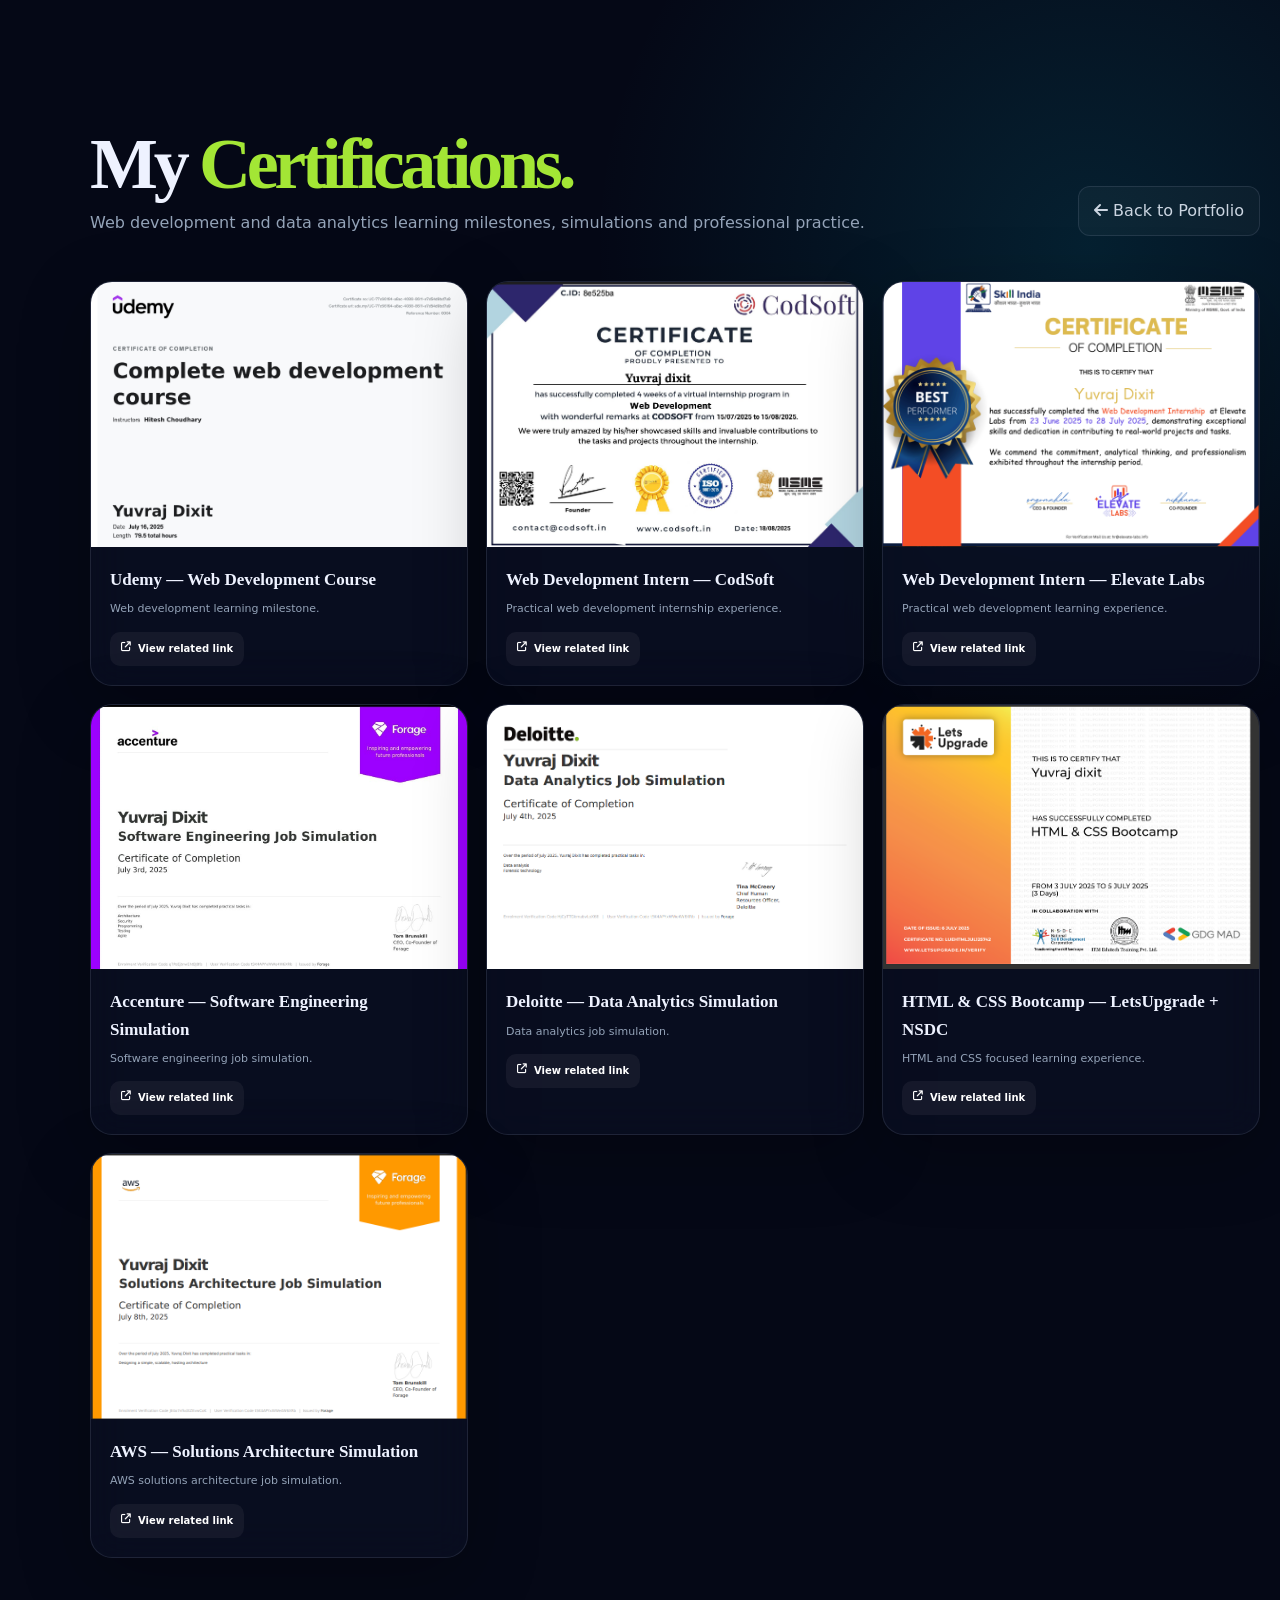
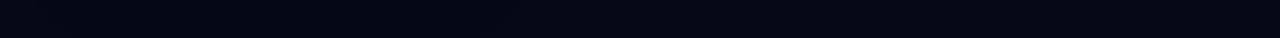
<file: certificates.html>
<!DOCTYPE html>
<html lang="en">
<head>
<meta charset="UTF-8">
<meta name="viewport" content="width=device-width, initial-scale=1.0">
<meta name="description" content="Yuvraj Dixit certifications and learning experiences.">
<title>Certifications | Yuvraj Dixit</title>
<link rel="stylesheet" href="style.css">
<link rel="stylesheet" href="https://cdnjs.cloudflare.com/ajax/libs/font-awesome/6.5.0/css/all.min.css">
<style>
body{min-height:100vh;background:radial-gradient(circle at 85% 15%,rgba(6,182,212,.14),transparent 28%),#050816}
.cert-page{padding:130px 20px 80px}.cert-shell{max-width:1200px;margin:auto}
.cert-top{display:flex;justify-content:space-between;align-items:flex-end;gap:20px;margin-bottom:45px}
.cert-title{font-family:"Space Grotesk";font-size:clamp(42px,7vw,72px);line-height:.95;letter-spacing:-.06em}.cert-title span{color:#a3e635}.cert-sub{color:#94a3b8;margin-top:12px}.cert-back{padding:11px 15px;border:1px solid var(--line);border-radius:12px;text-decoration:none;color:#cbd5e1;background:rgba(255,255,255,.03)}
.cert-grid{display:grid;grid-template-columns:repeat(3,1fr);gap:18px}.cert{overflow:hidden;border-radius:22px;transition:.3s}.cert:hover{transform:translateY(-8px);border-color:rgba(103,232,249,.3)}.cert img{display:block;width:100%;aspect-ratio:1.42;object-fit:cover;background:#111827}.cert-body{padding:19px}.cert-body h2{font-family:"Space Grotesk";font-size:17px}.cert-body p{margin-top:7px;color:#94a3b8;font-size:11px;line-height:1.6}.cert-body a{display:inline-flex;margin-top:14px;padding:9px 11px;border-radius:10px;background:rgba(255,255,255,.05);text-decoration:none;color:#fff;font-size:10px;font-weight:800}.cert-body a:hover{background:rgba(124,58,237,.18)}
@media(max-width:900px){.cert-grid{grid-template-columns:repeat(2,1fr)}}@media(max-width:600px){.cert-top{align-items:flex-start;flex-direction:column}.cert-grid{grid-template-columns:1fr}}
</style>
</head>
<body>
<main class="cert-page">
<div class="cert-shell">
<div class="cert-top">
<div><h1 class="cert-title">My <span>Certifications.</span></h1><p class="cert-sub">Web development and data analytics learning milestones, simulations and professional practice.</p></div>
<a class="cert-back" href="index.html"><i class="fa-solid fa-arrow-left"></i> Back to Portfolio</a>
</div>
<div class="cert-grid">
<article class="glass cert"><img src="images/udemy.png" alt="Udemy — Web Development Course" loading="lazy"><div class="cert-body"><h2>Udemy — Web Development Course</h2><p>Web development learning milestone.</p><a href="https://www.linkedin.com/feed/update/urn:li:share:7370138357496176640/" target="_blank" rel="noopener"><i class="fa-solid fa-arrow-up-right-from-square"></i>&nbsp; View related link</a></div></article>
<article class="glass cert"><img src="images/codsoft.png" alt="Web Development Intern — CodSoft" loading="lazy"><div class="cert-body"><h2>Web Development Intern — CodSoft</h2><p>Practical web development internship experience.</p><a href="https://www.linkedin.com/feed/update/urn:li:activity:7363414410507288576/" target="_blank" rel="noopener"><i class="fa-solid fa-arrow-up-right-from-square"></i>&nbsp; View related link</a></div></article>
<article class="glass cert"><img src="images/eleventlab.png" alt="Web Development Intern — Elevate Labs" loading="lazy"><div class="cert-body"><h2>Web Development Intern — Elevate Labs</h2><p>Practical web development learning experience.</p><a href="https://www.linkedin.com/feed/update/urn:li:activity:7364499072923095040/" target="_blank" rel="noopener"><i class="fa-solid fa-arrow-up-right-from-square"></i>&nbsp; View related link</a></div></article>
<article class="glass cert"><img src="images/accenture.jpg" alt="Accenture — Software Engineering Simulation" loading="lazy"><div class="cert-body"><h2>Accenture — Software Engineering Simulation</h2><p>Software engineering job simulation.</p><a href="https://www.linkedin.com/feed/update/urn:li:activity:7346726953825058816/" target="_blank" rel="noopener"><i class="fa-solid fa-arrow-up-right-from-square"></i>&nbsp; View related link</a></div></article>
<article class="glass cert"><img src="images/deloitte.png" alt="Deloitte — Data Analytics Simulation" loading="lazy"><div class="cert-body"><h2>Deloitte — Data Analytics Simulation</h2><p>Data analytics job simulation.</p><a href="https://www.linkedin.com/feed/update/urn:li:activity:7347814116872318976/" target="_blank" rel="noopener"><i class="fa-solid fa-arrow-up-right-from-square"></i>&nbsp; View related link</a></div></article>
<article class="glass cert"><img src="images/lets.png" alt="HTML & CSS Bootcamp — LetsUpgrade + NSDC" loading="lazy"><div class="cert-body"><h2>HTML & CSS Bootcamp — LetsUpgrade + NSDC</h2><p>HTML and CSS focused learning experience.</p><a href="https://yuvii12.github.io/Portfolio-website/" target="_blank" rel="noopener"><i class="fa-solid fa-arrow-up-right-from-square"></i>&nbsp; View related link</a></div></article>
<article class="glass cert"><img src="images/cert4.png" alt="AWS — Solutions Architecture Simulation" loading="lazy"><div class="cert-body"><h2>AWS — Solutions Architecture Simulation</h2><p>AWS solutions architecture job simulation.</p><a href="https://yuvii12.github.io/Portfolio-website/" target="_blank" rel="noopener"><i class="fa-solid fa-arrow-up-right-from-square"></i>&nbsp; View related link</a></div></article>
</div>
</div>
</main>
</body>
</html>
</file>
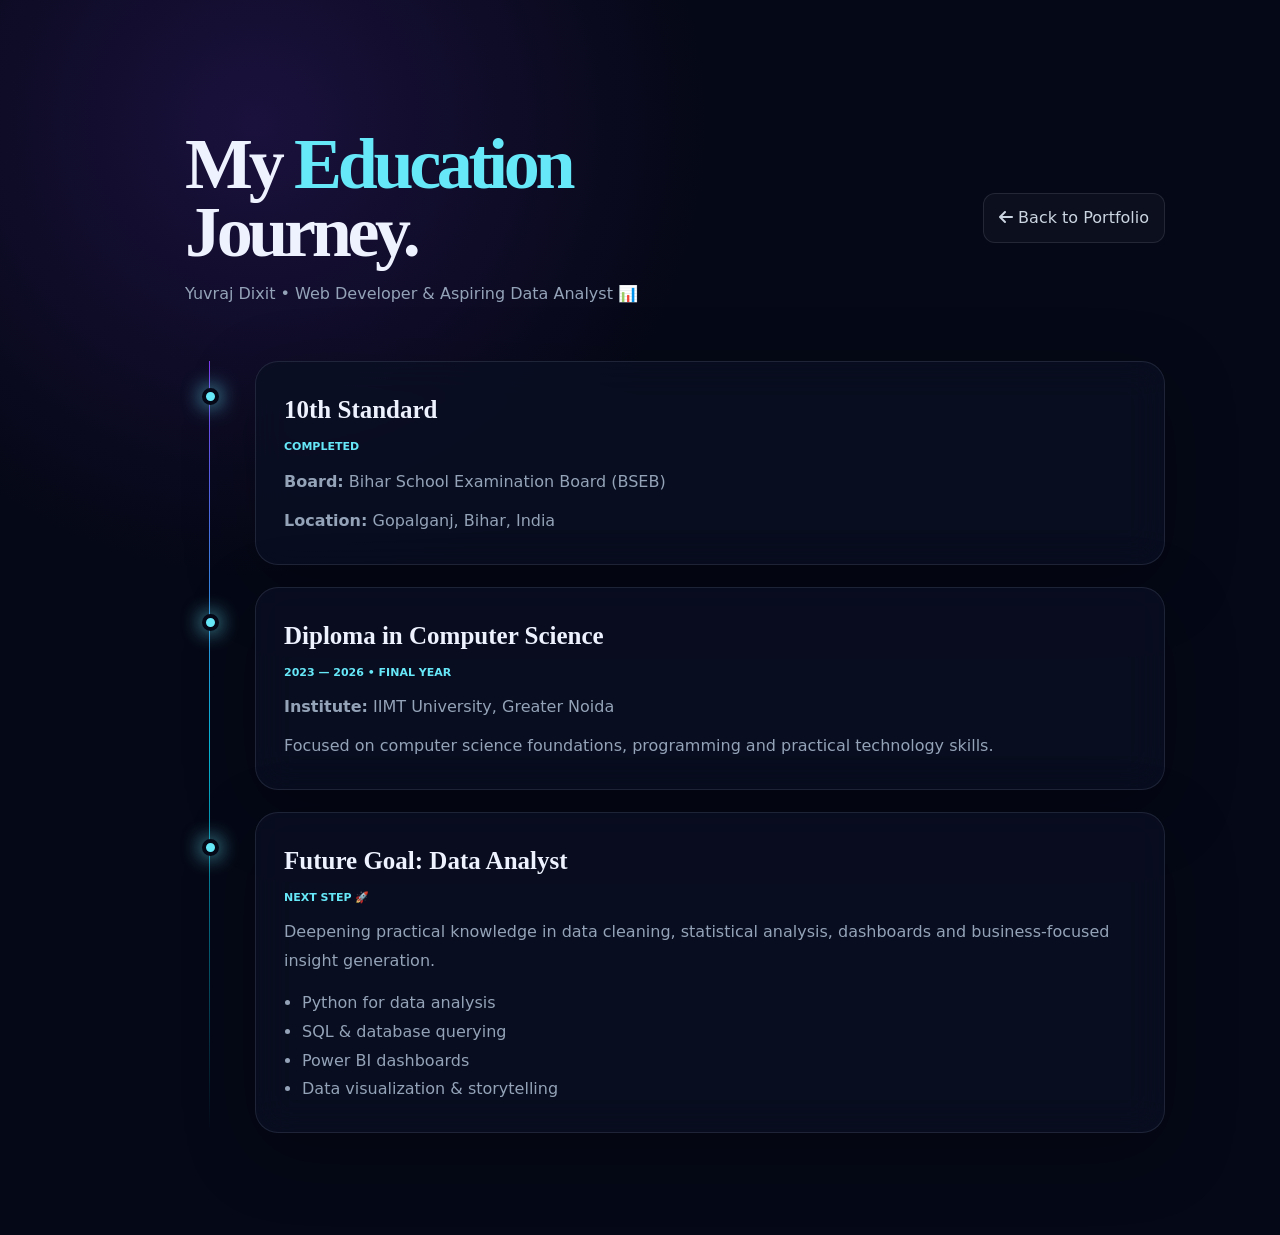
<file: education.html>
<!DOCTYPE html>
<html lang="en">
<head>
<meta charset="UTF-8">
<meta name="viewport" content="width=device-width, initial-scale=1.0">
<meta name="description" content="Yuvraj Dixit education journey.">
<title>Education | Yuvraj Dixit</title>
<link rel="stylesheet" href="style.css">
<link rel="stylesheet" href="https://cdnjs.cloudflare.com/ajax/libs/font-awesome/6.5.0/css/all.min.css">
<style>
body{min-height:100vh;background:radial-gradient(circle at 20% 10%,rgba(124,58,237,.18),transparent 30%),#050816}
.edu-page{min-height:100vh;padding:130px 20px 80px}
.edu-shell{max-width:980px;margin:auto}
.edu-top{display:flex;justify-content:space-between;align-items:center;gap:20px;margin-bottom:55px}
.edu-title{font-family:"Space Grotesk";font-size:clamp(42px,7vw,72px);line-height:.95;letter-spacing:-.06em}
.edu-title span{color:#67e8f9}.edu-sub{color:#94a3b8;margin-top:14px}
.edu-back{padding:11px 15px;border:1px solid var(--line);border-radius:12px;text-decoration:none;color:#cbd5e1;background:rgba(255,255,255,.03)}
.edu-timeline{position:relative}.edu-timeline:before{content:"";position:absolute;left:24px;top:0;bottom:0;width:1px;background:linear-gradient(#7c3aed,#06b6d4,transparent)}
.edu-card{position:relative;margin:0 0 22px 70px;padding:28px;border-radius:23px}
.edu-dot{position:absolute;left:-54px;top:26px;width:17px;height:17px;border:4px solid #050816;border-radius:50%;background:#67e8f9;box-shadow:0 0 20px #67e8f9}
.edu-card h2{font-family:"Space Grotesk";font-size:25px}.edu-card .year{display:inline-block;margin-top:8px;color:#67e8f9;font-size:11px;font-weight:800}.edu-card p{margin-top:10px;color:#94a3b8;line-height:1.8}.edu-card ul{margin:13px 0 0 18px;color:#94a3b8;line-height:1.8}
@media(max-width:650px){.edu-page{padding-top:110px}.edu-top{align-items:flex-start;flex-direction:column}.edu-card{margin-left:48px;padding:22px}.edu-timeline:before{left:15px}.edu-dot{left:-41px}}
</style>
</head>
<body>
<main class="edu-page">
<div class="edu-shell">
<div class="edu-top">
<div><h1 class="edu-title">My <span>Education</span><br>Journey.</h1><p class="edu-sub">Yuvraj Dixit • Web Developer &amp; Aspiring Data Analyst 📊</p></div>
<a class="edu-back" href="index.html"><i class="fa-solid fa-arrow-left"></i> Back to Portfolio</a>
</div>
<div class="edu-timeline">
<article class="glass edu-card"><span class="edu-dot"></span><h2>10th Standard</h2><span class="year">COMPLETED</span><p><strong>Board:</strong> Bihar School Examination Board (BSEB)</p><p><strong>Location:</strong> Gopalganj, Bihar, India</p></article>
<article class="glass edu-card"><span class="edu-dot"></span><h2>Diploma in Computer Science</h2><span class="year">2023 — 2026 • FINAL YEAR</span><p><strong>Institute:</strong> IIMT University, Greater Noida</p><p>Focused on computer science foundations, programming and practical technology skills.</p></article>
<article class="glass edu-card"><span class="edu-dot"></span><h2>Future Goal: Data Analyst</h2><span class="year">NEXT STEP 🚀</span><p>Deepening practical knowledge in data cleaning, statistical analysis, dashboards and business-focused insight generation.</p><ul><li>Python for data analysis</li><li>SQL &amp; database querying</li><li>Power BI dashboards</li><li>Data visualization &amp; storytelling</li></ul></article>
</div>
</div>
</main>
</body>
</html>
</file>
<file: style.css>
*{margin:0;padding:0;box-sizing:border-box;scroll-behavior:smooth}
:root{--bg:#050816;--panel:rgba(10,16,35,.72);--line:rgba(148,163,184,.16);--text:#eef2ff;--muted:#94a3b8;--purple:#7c3aed;--cyan:#06b6d4;--lime:#a3e635;--radius:24px;--max:1220px}
body{font-family:Inter,system-ui,sans-serif;background:var(--bg);color:var(--text);line-height:1.6;overflow-x:hidden}
button,input,textarea{font:inherit}button{cursor:pointer}a{color:inherit}
.container{width:min(calc(100% - 40px),var(--max));margin:auto}
.skip-link{position:fixed;left:20px;top:-100px;z-index:9999;background:#fff;color:#000;padding:12px 16px;border-radius:10px}
.skip-link:focus{top:20px}
.progress{position:fixed;left:0;top:0;height:3px;width:0;background:linear-gradient(90deg,var(--purple),var(--cyan),var(--lime));z-index:5000;box-shadow:0 0 15px rgba(6,182,212,.8)}
#particles{position:fixed;inset:0;width:100%;height:100%;pointer-events:none;z-index:-2}
.orb{position:fixed;width:280px;height:280px;border-radius:50%;filter:blur(100px);opacity:.13;z-index:-1;pointer-events:none;transition:transform .25s ease}
.orb-a{left:-120px;top:12%;background:var(--purple)}.orb-b{right:-120px;bottom:12%;background:var(--cyan)}
.header{position:fixed;top:14px;left:50%;transform:translateX(-50%);width:min(calc(100% - 36px),1260px);z-index:1000;border:1px solid var(--line);border-radius:20px;background:rgba(5,8,22,.75);backdrop-filter:blur(20px);transition:.3s}
.header.scrolled{background:rgba(5,8,22,.94);border-color:rgba(124,58,237,.35)}
.nav-wrap{min-height:70px;padding:0 18px;display:flex;align-items:center;justify-content:space-between;gap:20px}
.brand{display:flex;align-items:center;gap:10px;text-decoration:none;font-family:"Space Grotesk",sans-serif}
.brand-logo{width:40px;height:40px;display:grid;place-items:center;border-radius:13px;background:linear-gradient(135deg,var(--purple),var(--cyan));font-weight:800;box-shadow:0 10px 30px rgba(124,58,237,.28)}
.brand strong{display:block}.brand small{display:block;color:#64748b;font-size:9px;letter-spacing:.12em;text-transform:uppercase}
.nav{display:flex;gap:3px}.nav a{position:relative;padding:10px 11px;border-radius:10px;color:#cbd5e1;text-decoration:none;font-size:12px;font-weight:700;transition:.2s}
.nav a:hover,.nav a.active{color:#fff;background:rgba(124,58,237,.12)}.nav a:after{content:"";position:absolute;left:11px;right:11px;bottom:4px;height:2px;background:linear-gradient(90deg,var(--purple),var(--cyan));transform:scaleX(0);transition:.2s}.nav a:hover:after,.nav a.active:after{transform:scaleX(1)}
.nav-actions{display:flex;gap:8px}.icon-btn{width:40px;height:40px;border:1px solid var(--line);border-radius:12px;background:rgba(255,255,255,.03);color:#cbd5e1}.icon-btn:hover{border-color:rgba(124,58,237,.5);color:#fff}.menu-btn{display:none}
.section{position:relative;padding:110px 0}.section.alt{background:linear-gradient(180deg,rgba(15,23,42,.22),rgba(5,8,22,.08))}
.hero{min-height:100vh;padding-top:150px;display:grid;align-items:center}.hero-grid{display:grid;grid-template-columns:1.1fr .9fr;align-items:center;gap:60px}
.eyebrow{display:inline-flex;align-items:center;gap:9px;padding:8px 12px;border:1px solid rgba(124,58,237,.35);border-radius:999px;background:rgba(124,58,237,.08);color:#c4b5fd;font-size:11px;font-weight:800;letter-spacing:.1em;text-transform:uppercase}
.status-dot{width:7px;height:7px;border-radius:50%;background:var(--lime);box-shadow:0 0 14px var(--lime)}
.hero h1{margin:22px 0 16px;font-family:"Space Grotesk",sans-serif;font-size:clamp(54px,8vw,104px);line-height:.9;letter-spacing:-.07em}.gradient{background:linear-gradient(90deg,#fff,#c4b5fd,#67e8f9,var(--lime));background-clip:text;-webkit-background-clip:text;color:transparent}
.typing-line{min-height:36px;font-size:24px;font-weight:700;color:#cbd5e1}.cursor{color:#67e8f9;animation:blink 1s steps(2,end) infinite}
.hero-text{max-width:690px;color:var(--muted);font-size:16px;line-height:1.85}.actions{display:flex;flex-wrap:wrap;gap:10px;margin-top:26px}.btn{position:relative;display:inline-flex;align-items:center;justify-content:center;gap:8px;min-height:48px;padding:0 18px;border-radius:13px;border:1px solid transparent;text-decoration:none;font-size:13px;font-weight:800;transition:.2s;overflow:hidden}.btn:hover{transform:translateY(-3px)}.btn.primary{background:linear-gradient(135deg,var(--purple),#2563eb);color:#fff;box-shadow:0 15px 40px rgba(79,70,229,.25)}.btn.secondary{background:rgba(255,255,255,.03);border-color:var(--line);color:#e2e8f0}
.hero-meta{display:flex;flex-wrap:wrap;gap:17px;margin-top:28px;color:#64748b;font-size:11px}.hero-meta i{color:#67e8f9}
.hero-art{position:relative;min-height:560px;display:grid;place-items:center}.profile-orbit{position:absolute;width:92%;aspect-ratio:1;border:1px solid rgba(124,58,237,.45);border-radius:50%;animation:spin 18s linear infinite}.profile-orbit:before,.profile-orbit:after{content:"";position:absolute;width:12px;height:12px;border-radius:50%;background:#67e8f9;box-shadow:0 0 25px #67e8f9}.profile-orbit:before{top:8%;left:22%}.profile-orbit:after{right:9%;bottom:25%;background:var(--lime);box-shadow:0 0 25px var(--lime)}
.profile-card{position:relative;width:min(330px,72%);aspect-ratio:.84;border:1px solid rgba(255,255,255,.14);border-radius:34px;overflow:hidden;background:#111827;transform:rotate(3deg);box-shadow:0 35px 90px rgba(0,0,0,.5),0 0 70px rgba(124,58,237,.16);transition:transform .3s}.profile-card img{width:100%;height:100%;object-fit:cover}.profile-overlay{position:absolute;inset:0;background:linear-gradient(180deg,transparent 45%,rgba(2,6,23,.9))}.profile-caption{position:absolute;left:20px;right:20px;bottom:18px;z-index:2}.profile-caption strong{display:block;font-family:"Space Grotesk";font-size:20px}.profile-caption span{color:#94a3b8;font-size:11px}
.float-card{position:absolute;z-index:4;min-width:150px;padding:13px 15px;border:1px solid var(--line);border-radius:17px;background:rgba(5,8,22,.8);backdrop-filter:blur(16px);box-shadow:0 20px 50px rgba(0,0,0,.28);animation:float 4s ease-in-out infinite}.float-card small{display:block;color:#64748b;font-size:9px;text-transform:uppercase;letter-spacing:.08em}.float-card strong{font-size:12px}.float-one{left:0;top:11%}.float-two{right:0;top:33%;animation-delay:-1.4s}.float-three{left:7%;bottom:10%;animation-delay:-2.7s}
.heading{max-width:760px;margin-bottom:44px}.heading>span{display:block;margin-bottom:10px;color:#67e8f9;font-size:11px;font-weight:800;letter-spacing:.18em}.heading h2{font-family:"Space Grotesk";font-size:clamp(35px,5vw,58px);line-height:1;letter-spacing:-.05em}.heading p{margin-top:16px;color:var(--muted);line-height:1.8}
.glass{background:var(--panel);border:1px solid var(--line);box-shadow:0 20px 70px rgba(0,0,0,.25);backdrop-filter:blur(18px)}
.about-grid{display:grid;grid-template-columns:.8fr 1.2fr;gap:22px}.quote-card,.about-copy{padding:29px;border-radius:var(--radius)}.quote{font-family:"Space Grotesk";font-size:25px;line-height:1.35;margin-bottom:20px}.quote-card p,.about-copy p{color:var(--muted);line-height:1.8}.about-copy h3{font-family:"Space Grotesk";font-size:26px;margin-bottom:10px}.about-copy p+p{margin-top:10px}
.facts{display:grid;grid-template-columns:1fr 1fr;gap:9px;margin-top:22px}.facts div{padding:13px;border:1px solid var(--line);border-radius:14px;background:rgba(255,255,255,.025)}.facts small{display:block;color:#64748b;font-size:10px}.facts strong{font-size:12px}
.metrics{display:grid;grid-template-columns:repeat(4,1fr);gap:12px;margin-top:24px}.metrics>div{padding:22px;border:1px solid var(--line);border-radius:18px;background:rgba(255,255,255,.025)}.metrics strong{display:block;font-family:"Space Grotesk";font-size:36px}.metrics span{color:#64748b;font-size:11px}
.skills-grid{display:grid;grid-template-columns:.7fr 1.3fr;gap:28px}.skill-intro{padding:29px;border-radius:var(--radius)}.skill-intro h3{font-family:"Space Grotesk";font-size:26px}.skill-intro p{margin-top:10px;color:var(--muted);line-height:1.8}.pills{display:flex;flex-wrap:wrap;gap:7px;margin-top:20px}.pills span,.tags span,.career-tags span{padding:7px 9px;border:1px solid rgba(124,58,237,.18);border-radius:999px;background:rgba(124,58,237,.07);color:#cbd5e1;font-size:10px}
.skill-list{display:grid;gap:11px}.skill-row{padding:17px;border:1px solid var(--line);border-radius:16px;background:rgba(255,255,255,.025)}.skill-top{display:flex;justify-content:space-between;margin-bottom:9px}.skill-top strong{font-size:13px}.skill-top span{color:#67e8f9;font-size:11px;font-weight:800}.track{height:8px;border-radius:99px;background:#111827;overflow:hidden}.fill{height:100%;width:100%;border-radius:inherit;background:linear-gradient(90deg,var(--purple),var(--cyan));transform:scaleX(0);transform-origin:left;transition:transform 1.1s}.visible .fill{transform:scaleX(var(--level))}
.project-toolbar{display:flex;justify-content:space-between;align-items:center;gap:20px;margin-bottom:22px}.filters{display:flex;flex-wrap:wrap;gap:7px}.filter{padding:9px 12px;border:1px solid var(--line);border-radius:999px;background:rgba(255,255,255,.025);color:#94a3b8;font-size:11px}.filter.active,.filter:hover{color:#fff;border-color:rgba(103,232,249,.35);background:rgba(6,182,212,.08)}#projectCount{color:#64748b;font-size:11px}
.projects{display:grid;grid-template-columns:repeat(3,1fr);gap:17px}.project{overflow:hidden;min-height:390px;display:flex;flex-direction:column;border:1px solid var(--line);border-radius:23px;background:rgba(10,15,33,.75);transition:.35s}.project:hover{transform:translateY(-8px);border-color:rgba(124,58,237,.42);box-shadow:0 28px 70px rgba(0,0,0,.3)}.project.hidden{display:none}.project-image{position:relative;height:190px;overflow:hidden;background:#111827}.project-image img{width:100%;height:100%;object-fit:cover;transition:.6s}.project:hover .project-image img{transform:scale(1.06)}.project-image:after{content:"";position:absolute;inset:0;background:linear-gradient(180deg,transparent,rgba(5,8,22,.7))}.project-image b{position:absolute;z-index:2;top:13px;left:13px;width:38px;height:38px;display:grid;place-items:center;border:1px solid rgba(255,255,255,.16);border-radius:11px;background:rgba(5,8,22,.55);font-size:12px}.project-body{padding:21px;display:flex;flex-direction:column;flex:1}.project-body h3{font-family:"Space Grotesk";font-size:21px}.project-body p{margin-top:7px;color:#94a3b8;font-size:12px;line-height:1.7}.tags{display:flex;flex-wrap:wrap;gap:5px;margin:15px 0}.tags span{background:rgba(255,255,255,.045);border-color:var(--line);color:#94a3b8;border-radius:7px;padding:5px 8px}.project-actions{display:flex;gap:7px;margin-top:auto}.project-actions a,.project-actions button{display:inline-flex;align-items:center;gap:6px;padding:9px 11px;border:0;border-radius:10px;background:rgba(255,255,255,.045);color:#e2e8f0;text-decoration:none;font-size:10px;font-weight:800}.project-actions a:hover,.project-actions button:hover{background:rgba(124,58,237,.15)}
.timeline{max-width:920px;margin:auto;position:relative}.timeline:before{content:"";position:absolute;left:17px;top:0;bottom:0;width:1px;background:linear-gradient(var(--purple),var(--cyan),transparent)}.timeline-item{position:relative;padding-left:60px;margin-bottom:22px}.timeline-item>i{position:absolute;left:9px;top:22px;width:17px;height:17px;border:4px solid var(--bg);border-radius:50%;background:#67e8f9;box-shadow:0 0 18px rgba(103,232,249,.65)}.timeline-card{padding:22px;border-radius:20px}.timeline-card>div{display:flex;justify-content:space-between;gap:20px}.timeline-card h3{font-family:"Space Grotesk";font-size:19px}.timeline-card small{color:#64748b}.timeline-card>b{color:#67e8f9;font-size:10px;white-space:nowrap}.timeline-card p{margin-top:8px;color:#94a3b8;font-size:12px;line-height:1.7}
.services{display:grid;grid-template-columns:repeat(3,1fr);gap:15px}.service{padding:27px;border-radius:22px;transition:.3s}.service:hover{transform:translateY(-7px);border-color:rgba(103,232,249,.3)}.service-icon{width:50px;height:50px;display:grid;place-items:center;border-radius:15px;background:linear-gradient(135deg,rgba(124,58,237,.35),rgba(6,182,212,.2));border:1px solid rgba(124,58,237,.25);font-size:19px}.service h3{margin-top:19px;font-family:"Space Grotesk";font-size:19px}.service p{margin-top:7px;color:#94a3b8;font-size:12px;line-height:1.7}
.career{margin-top:22px;padding:34px;border-radius:27px;background:linear-gradient(120deg,rgba(124,58,237,.18),rgba(6,182,212,.08));}.career h3{font-family:"Space Grotesk";font-size:28px}.career p{max-width:760px;margin-top:8px;color:#94a3b8;line-height:1.7}.career-tags{display:flex;flex-wrap:wrap;gap:7px;margin-top:18px}
.contact-grid{display:grid;grid-template-columns:.8fr 1.2fr;gap:20px}.contact-card{padding:29px;border-radius:24px}.contact-card h3{font-family:"Space Grotesk";font-size:26px}.contact-card>p{margin-top:8px;color:#94a3b8;line-height:1.7}.contact-list{display:grid;gap:8px;margin-top:22px}.contact-list a{display:flex;align-items:center;gap:11px;padding:12px;border:1px solid var(--line);border-radius:12px;text-decoration:none;color:#cbd5e1;font-size:11px}.contact-list a:hover{border-color:rgba(124,58,237,.4)}.contact-list i{width:24px;color:#67e8f9;text-align:center}
form{display:grid;gap:8px}form label{color:#cbd5e1;font-size:10px;font-weight:800;margin-top:4px}form input,form textarea{width:100%;border:1px solid var(--line);outline:none;border-radius:12px;padding:12px 13px;color:#fff;background:rgba(255,255,255,.025)}form textarea{min-height:145px;resize:vertical}form input:focus,form textarea:focus{border-color:rgba(103,232,249,.45);box-shadow:0 0 0 4px rgba(103,232,249,.06)}form .btn{margin-top:6px}.status{min-height:18px;color:var(--lime);font-size:11px}
.footer{border-top:1px solid var(--line);padding:30px 0}.footer-inner{display:flex;align-items:center;justify-content:space-between;gap:20px}.footer p{color:#64748b;font-size:11px}.socials{display:flex;gap:7px}.socials a{width:38px;height:38px;display:grid;place-items:center;border:1px solid var(--line);border-radius:11px;color:#94a3b8;text-decoration:none}.socials a:hover{color:#fff;border-color:rgba(124,58,237,.4)}
.reveal{opacity:0;transform:translateY(22px);transition:.8s}.reveal.visible{opacity:1;transform:translateY(0)}.stagger>*{opacity:0;transform:translateY(15px)}.stagger.visible>*{animation:itemIn .65s forwards}.stagger.visible>*:nth-child(2){animation-delay:.08s}.stagger.visible>*:nth-child(3){animation-delay:.16s}.stagger.visible>*:nth-child(4){animation-delay:.24s}.stagger.visible>*:nth-child(5){animation-delay:.32s}.stagger.visible>*:nth-child(6){animation-delay:.4s}
.modal,.command{position:fixed;inset:0;z-index:3000;display:none;place-items:center;padding:20px;background:rgba(2,6,23,.78);backdrop-filter:blur(9px)}.modal.open,.command.open{display:grid}.modal-card{width:min(680px,100%);max-height:85vh;overflow:auto;padding:28px;border-radius:24px}.modal-head{display:flex;justify-content:space-between;align-items:center}.modal-head h3{font-family:"Space Grotesk";font-size:26px}.modal-head button{width:38px;height:38px;border:1px solid var(--line);border-radius:10px;background:rgba(255,255,255,.03);color:#fff}.modal-card p,.modal-card li{color:#94a3b8;line-height:1.8}.modal-card ul{padding-left:20px;margin-top:10px}.command{align-items:flex-start;padding-top:14vh}.command-card{width:min(600px,calc(100% - 30px));padding:12px;border-radius:18px}.command-card input{width:100%;padding:14px;border:1px solid var(--line);border-radius:11px;background:rgba(255,255,255,.04);color:#fff;outline:0}.command-card button{display:flex;justify-content:space-between;width:100%;padding:12px;border:0;border-radius:9px;background:transparent;color:#cbd5e1;text-align:left}.command-card button:hover{background:rgba(124,58,237,.12);color:#fff}.command-card kbd{color:#64748b}.toast{position:fixed;right:20px;bottom:20px;z-index:4000;padding:13px 16px;border:1px solid rgba(103,232,249,.25);border-radius:13px;background:rgba(5,8,22,.94);color:#e2e8f0;transform:translateY(120px);opacity:0;transition:.35s}.toast.show{transform:translateY(0);opacity:1}.back-top{position:fixed;right:18px;bottom:18px;z-index:900;width:44px;height:44px;border:1px solid var(--line);border-radius:13px;background:rgba(5,8,22,.8);color:#fff;opacity:0;pointer-events:none;transform:translateY(10px);transition:.25s}.back-top.show{opacity:1;pointer-events:auto;transform:translateY(0)}
@keyframes blink{50%{opacity:0}}@keyframes spin{to{transform:rotate(360deg)}}@keyframes float{50%{transform:translateY(-9px)}}@keyframes itemIn{to{opacity:1;transform:translateY(0)}}
@media(max-width:980px){.nav{position:absolute;top:calc(100% + 9px);left:0;right:0;display:none;flex-direction:column;padding:9px;border:1px solid var(--line);border-radius:17px;background:rgba(5,8,22,.98)}.nav.open{display:flex}.menu-btn{display:block}.hero-grid,.about-grid,.skills-grid,.contact-grid{grid-template-columns:1fr}.hero-art{min-height:500px}.projects,.services{grid-template-columns:repeat(2,1fr)}}
@media(max-width:650px){.container{width:min(calc(100% - 28px),var(--max))}.header{top:8px;width:calc(100% - 16px)}.brand small{display:none}.header .icon-btn:first-child{display:none}.hero{padding-top:120px}.hero h1{font-size:clamp(48px,15vw,72px)}.hero-text{font-size:14px}.hero-art{min-height:430px}.float-card{min-width:125px;padding:10px}.float-one{left:-3%}.float-two{right:-3%}.metrics,.projects,.services{grid-template-columns:1fr}.project-toolbar,.footer-inner,.timeline-card>div{align-items:flex-start;flex-direction:column}.section{padding:80px 0}.career{padding:26px}}
@media(prefers-reduced-motion:reduce){html{scroll-behavior:auto}*,*::before,*::after{animation-duration:.001ms!important;animation-iteration-count:1!important;transition-duration:.001ms!important}#particles{display:none}}

/* Data Analytics project visuals */
.project-visual{height:100%;min-height:210px;display:flex;flex-direction:column;align-items:center;justify-content:center;gap:12px;background:radial-gradient(circle at 50% 40%,rgba(103,232,249,.18),rgba(124,58,237,.12) 35%,rgba(3,7,18,.96) 72%);color:#e2e8f0;position:relative;overflow:hidden}
.project-visual::before{content:"";position:absolute;width:170px;height:170px;border:1px solid rgba(103,232,249,.22);border-radius:50%;animation:orbitGlow 8s linear infinite}
.project-visual i{font-size:48px;z-index:1;color:#67e8f9;filter:drop-shadow(0 0 18px rgba(103,232,249,.35))}
.project-visual span{z-index:1;font-size:10px;letter-spacing:.2em;font-weight:900;color:#cbd5e1}
.analytics-visual{background:radial-gradient(circle at 50% 40%,rgba(34,197,94,.15),rgba(6,182,212,.10) 35%,rgba(3,7,18,.97) 75%)}
.analytics-visual i{color:#86efac}
@keyframes orbitGlow{to{transform:rotate(360deg)}}
@media(max-width:760px){.project-visual{min-height:170px}.project-visual i{font-size:38px}}

/* ============ Data Analyst Theme Additions ============ */

/* Left social rail */
.side-rail{position:fixed;left:22px;top:50%;transform:translateY(-50%);z-index:900;display:flex;flex-direction:column;align-items:center;gap:16px}
.side-rail a{width:38px;height:38px;display:grid;place-items:center;border-radius:11px;color:#94a3b8;text-decoration:none;font-size:15px;transition:.2s}
.side-rail a:hover{color:#fff;background:rgba(124,58,237,.16);transform:translateY(-3px)}
.side-rail .rail-line{width:1px;height:70px;background:linear-gradient(var(--line),transparent);margin-top:2px}

/* Brand signature */
.brand{display:flex;flex-direction:column;align-items:flex-start;gap:2px;text-decoration:none}
.brand-signature{font-family:"Caveat",cursive;font-size:30px;font-weight:700;line-height:1;background:linear-gradient(90deg,#fff,#c4b5fd,#67e8f9);background-clip:text;-webkit-background-clip:text;color:transparent}
.brand small{color:#64748b;font-size:9px;letter-spacing:.18em;text-transform:uppercase}
.btn-cv{padding:0 16px;min-height:42px;font-size:12px}
@media(max-width:980px){.btn-cv{display:none}}

/* Hero heading tweaks */
.hero h1{display:flex;flex-wrap:wrap;align-items:baseline;gap:14px}
.hero-signature{font-family:"Caveat",cursive;font-size:clamp(26px,3vw,38px);color:#a78bfa;line-height:1;transform:rotate(-4deg);display:inline-block}
.eyebrow .wave{display:inline-block;animation:wave 2.2s ease-in-out infinite}
@keyframes wave{0%,60%,100%{transform:rotate(0)}10%,30%{transform:rotate(14deg)}20%{transform:rotate(-8deg)}}

/* Hero stats bar */
.hero-stats{display:grid;grid-template-columns:repeat(4,1fr);gap:12px;margin-top:30px;max-width:640px}
.hero-stats>div{padding:16px 14px;border:1px solid var(--line);border-radius:16px;background:rgba(255,255,255,.025)}
.hs-icon{width:34px;height:34px;display:grid;place-items:center;border-radius:10px;background:linear-gradient(135deg,rgba(124,58,237,.35),rgba(6,182,212,.2));border:1px solid rgba(124,58,237,.25);font-size:13px;color:#c4b5fd;margin-bottom:10px}
.hs-num{display:block;font-family:"Space Grotesk";font-size:26px;font-weight:700;color:#fff}
.hero-stats small{display:block;margin-top:4px;color:#64748b;font-size:10.5px;line-height:1.4}
@media(max-width:650px){.hero-stats{grid-template-columns:repeat(2,1fr);max-width:100%}}

/* Profile orbit ring */
.hero-art{position:relative;display:grid;place-items:center;min-height:560px}
.profile-orbit{position:absolute;width:min(480px,92%);aspect-ratio:1;border-radius:50%;border:1px solid rgba(124,58,237,.35);box-shadow:0 0 60px rgba(103,232,249,.12) inset;animation:spin 22s linear infinite}
.profile-orbit:before{content:"";position:absolute;inset:-1px;border-radius:50%;border:1px solid rgba(103,232,249,.25);border-top-color:transparent;border-left-color:transparent}
.profile-card{position:relative;width:min(400px,80%);aspect-ratio:.85;border-radius:32px;overflow:hidden;border:1px solid var(--line);box-shadow:0 30px 80px rgba(0,0,0,.4);transition:transform .3s ease}
.profile-card img{width:100%;height:100%;object-fit:cover;display:block}
.profile-overlay{position:absolute;inset:0;background:linear-gradient(180deg,transparent 55%,rgba(5,8,22,.75))}
.code-badge{position:absolute;top:6%;right:4%;width:56px;height:56px;display:grid;place-items:center;border-radius:16px;background:rgba(5,8,22,.85);border:1px solid rgba(103,232,249,.35);color:#67e8f9;font-size:20px;box-shadow:0 0 30px rgba(103,232,249,.18);animation:float 4s ease-in-out infinite}

/* Currently Exploring floating card */
.explore-card{position:absolute;right:0;bottom:4%;width:210px;padding:18px;border-radius:20px;background:rgba(8,12,28,.9);border:1px solid rgba(124,58,237,.3);box-shadow:0 25px 60px rgba(0,0,0,.45);animation:float 5s ease-in-out infinite}
.explore-top{display:flex;align-items:center;gap:7px;color:#86efac;font-size:10px;font-weight:800;letter-spacing:.06em;text-transform:uppercase}
.explore-card strong{display:block;margin-top:6px;font-family:"Space Grotesk";font-size:19px;color:#fff}
.explore-card ul{list-style:none;margin-top:10px;display:grid;gap:5px}
.explore-card ul li{position:relative;padding-left:14px;color:#94a3b8;font-size:11.5px}
.explore-card ul li:before{content:"";position:absolute;left:0;top:6px;width:5px;height:5px;border-radius:50%;background:#67e8f9}
.explore-chart{width:100%;height:auto;margin-top:12px}
@media(max-width:980px){.explore-card{right:2%}}
@media(max-width:650px){.hero-art{min-height:420px}.profile-orbit{width:78%}.profile-card{width:64%}.explore-card{position:static;width:100%;margin-top:16px}.code-badge{top:2%;right:2%}}

/* About badges */
.about-badges{display:flex;flex-wrap:wrap;gap:9px;margin-top:20px}
.about-badges span{display:inline-flex;align-items:center;gap:7px;padding:9px 12px;border:1px solid var(--line);border-radius:11px;background:rgba(255,255,255,.03);color:#cbd5e1;font-size:11px;font-weight:700}
.about-badges i{color:#67e8f9;font-size:11px}

/* Side rail responsive + spacing to avoid content overlap */
@media(min-width:1150px){body{padding-left:70px}}
@media(max-width:1149px){.side-rail{display:none}}
</file>
